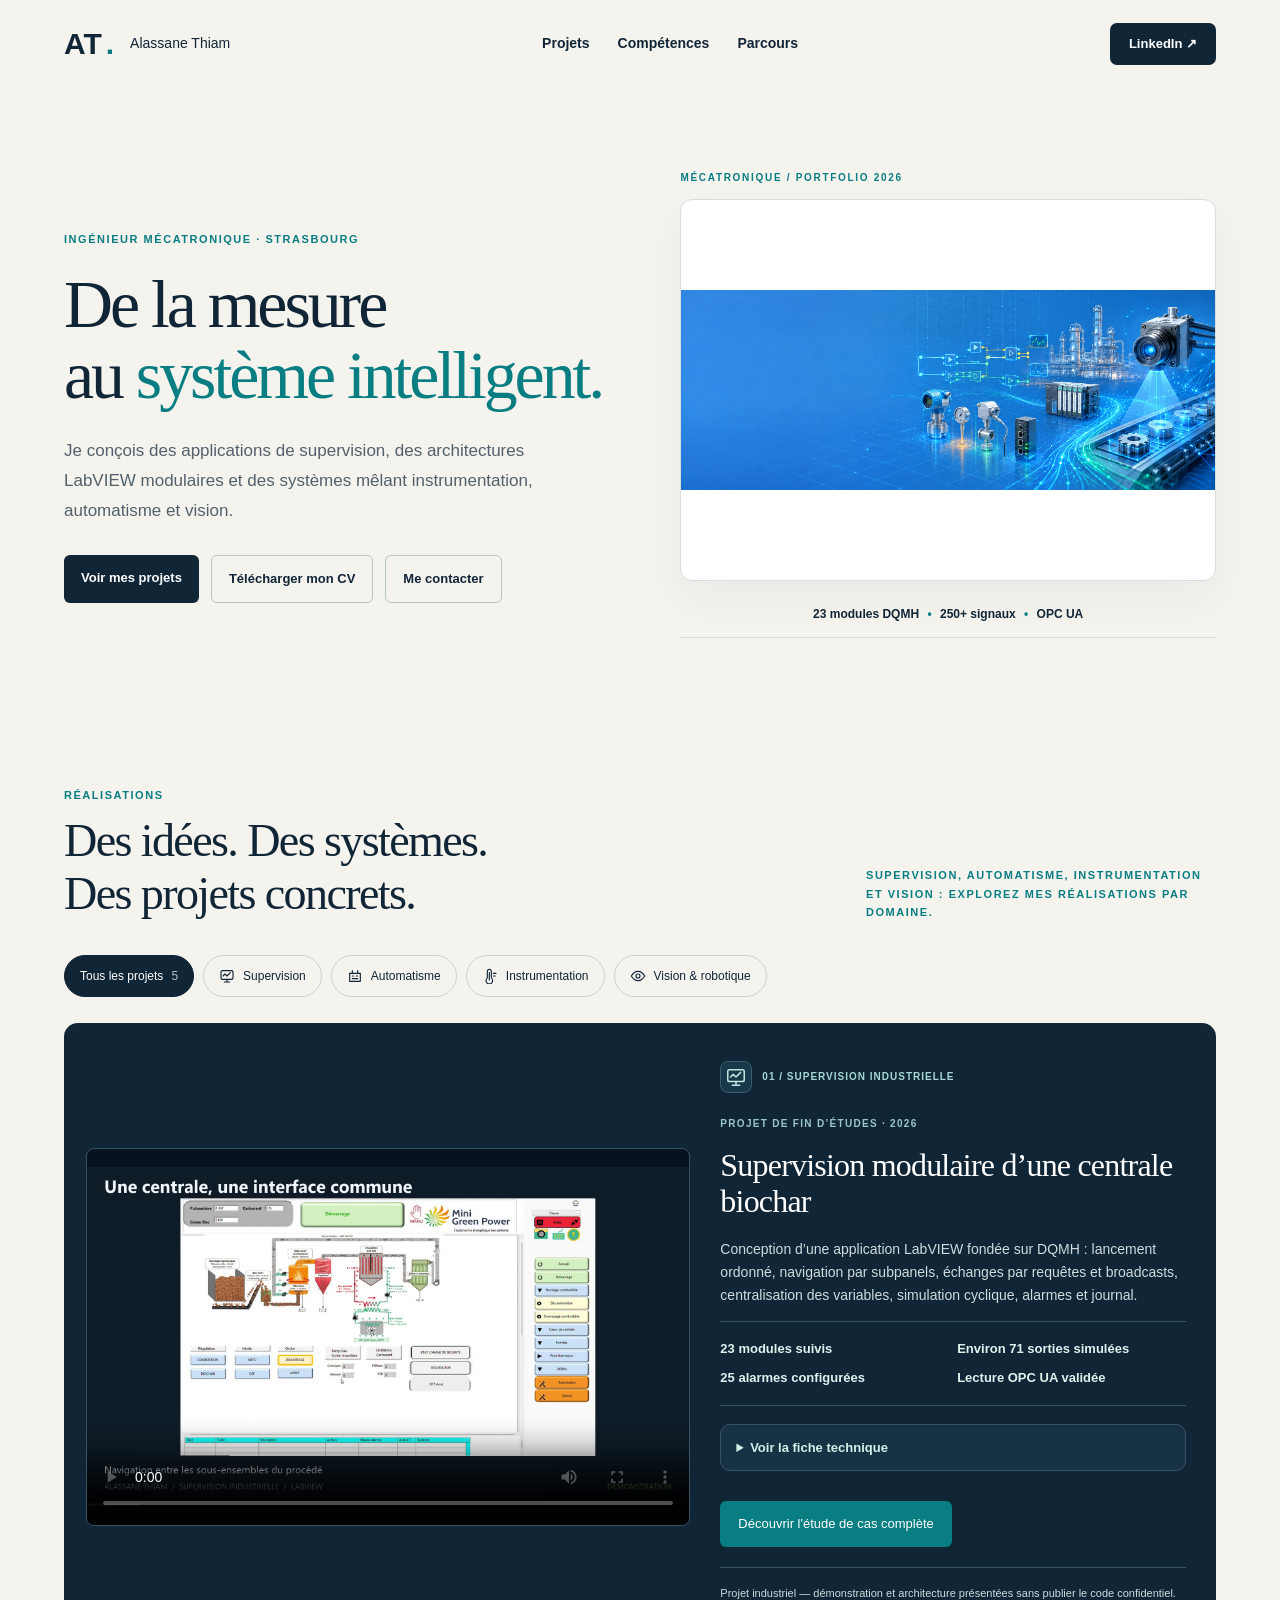
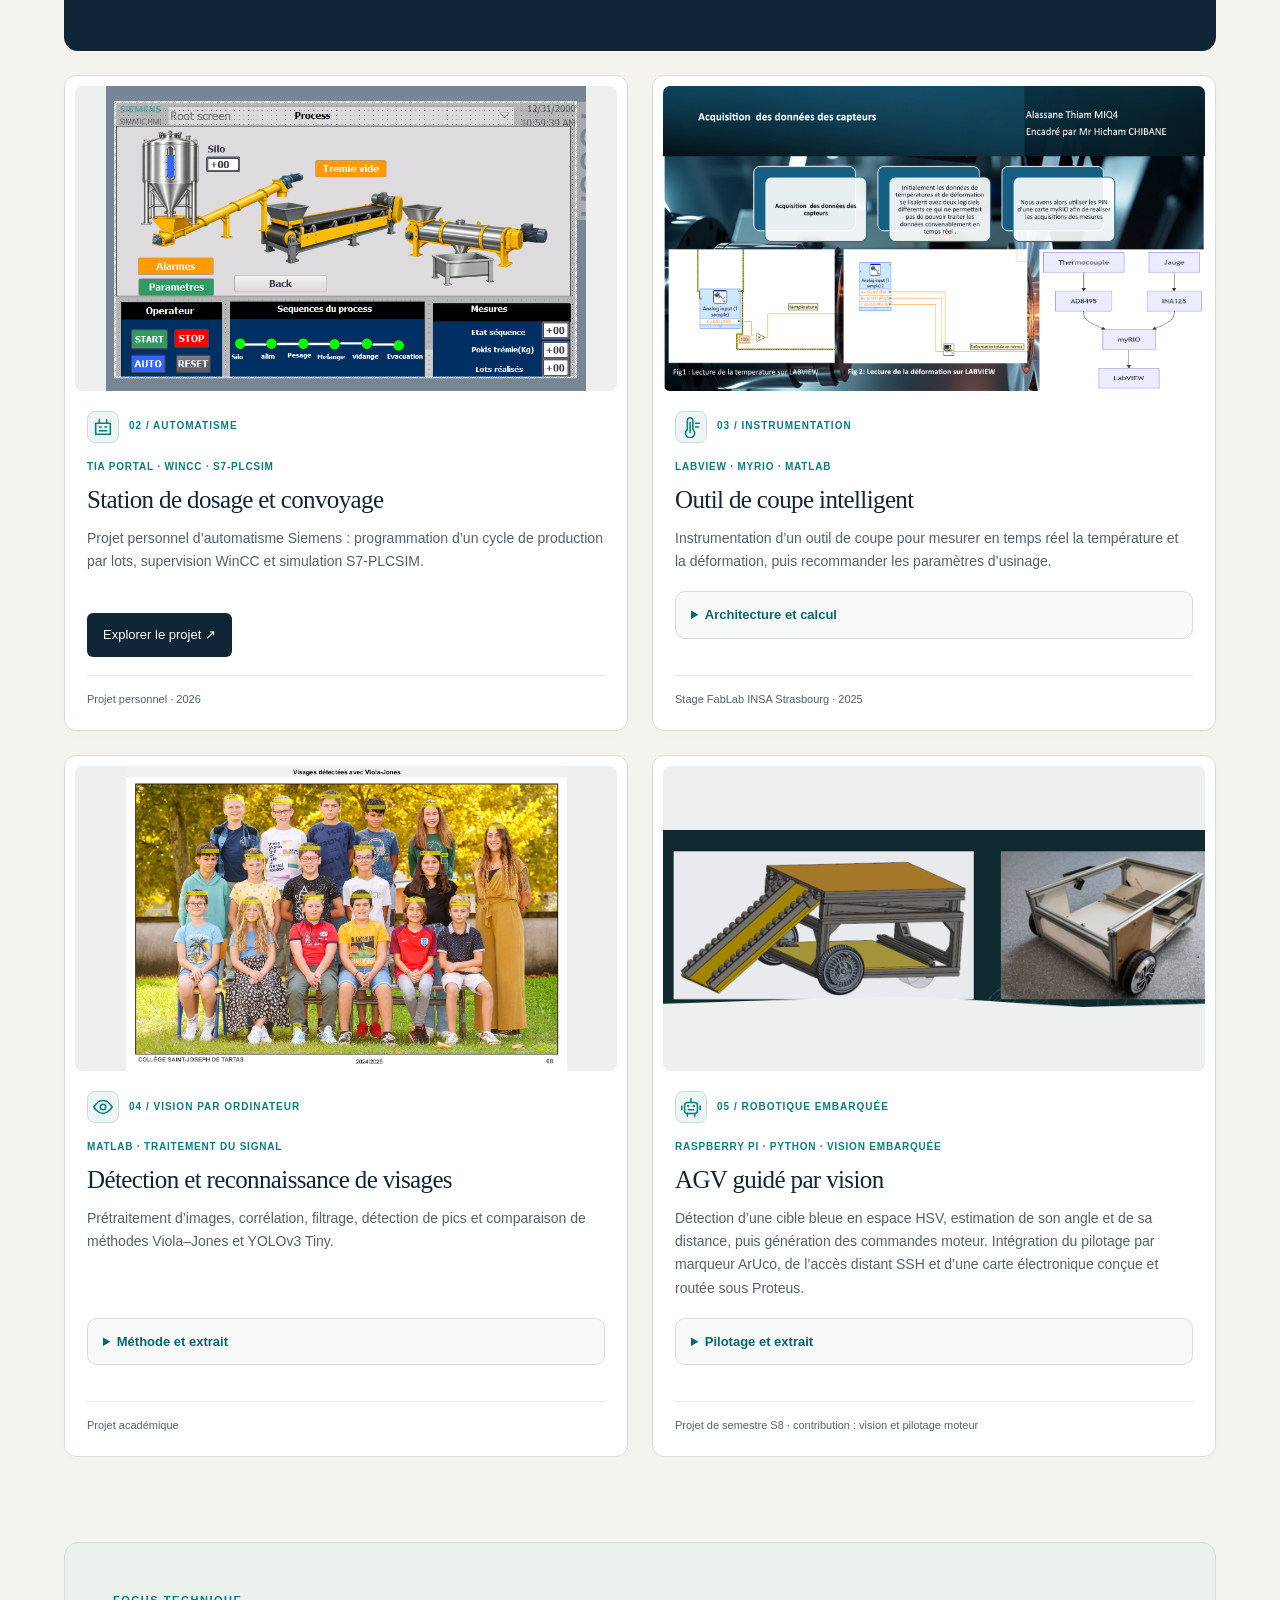
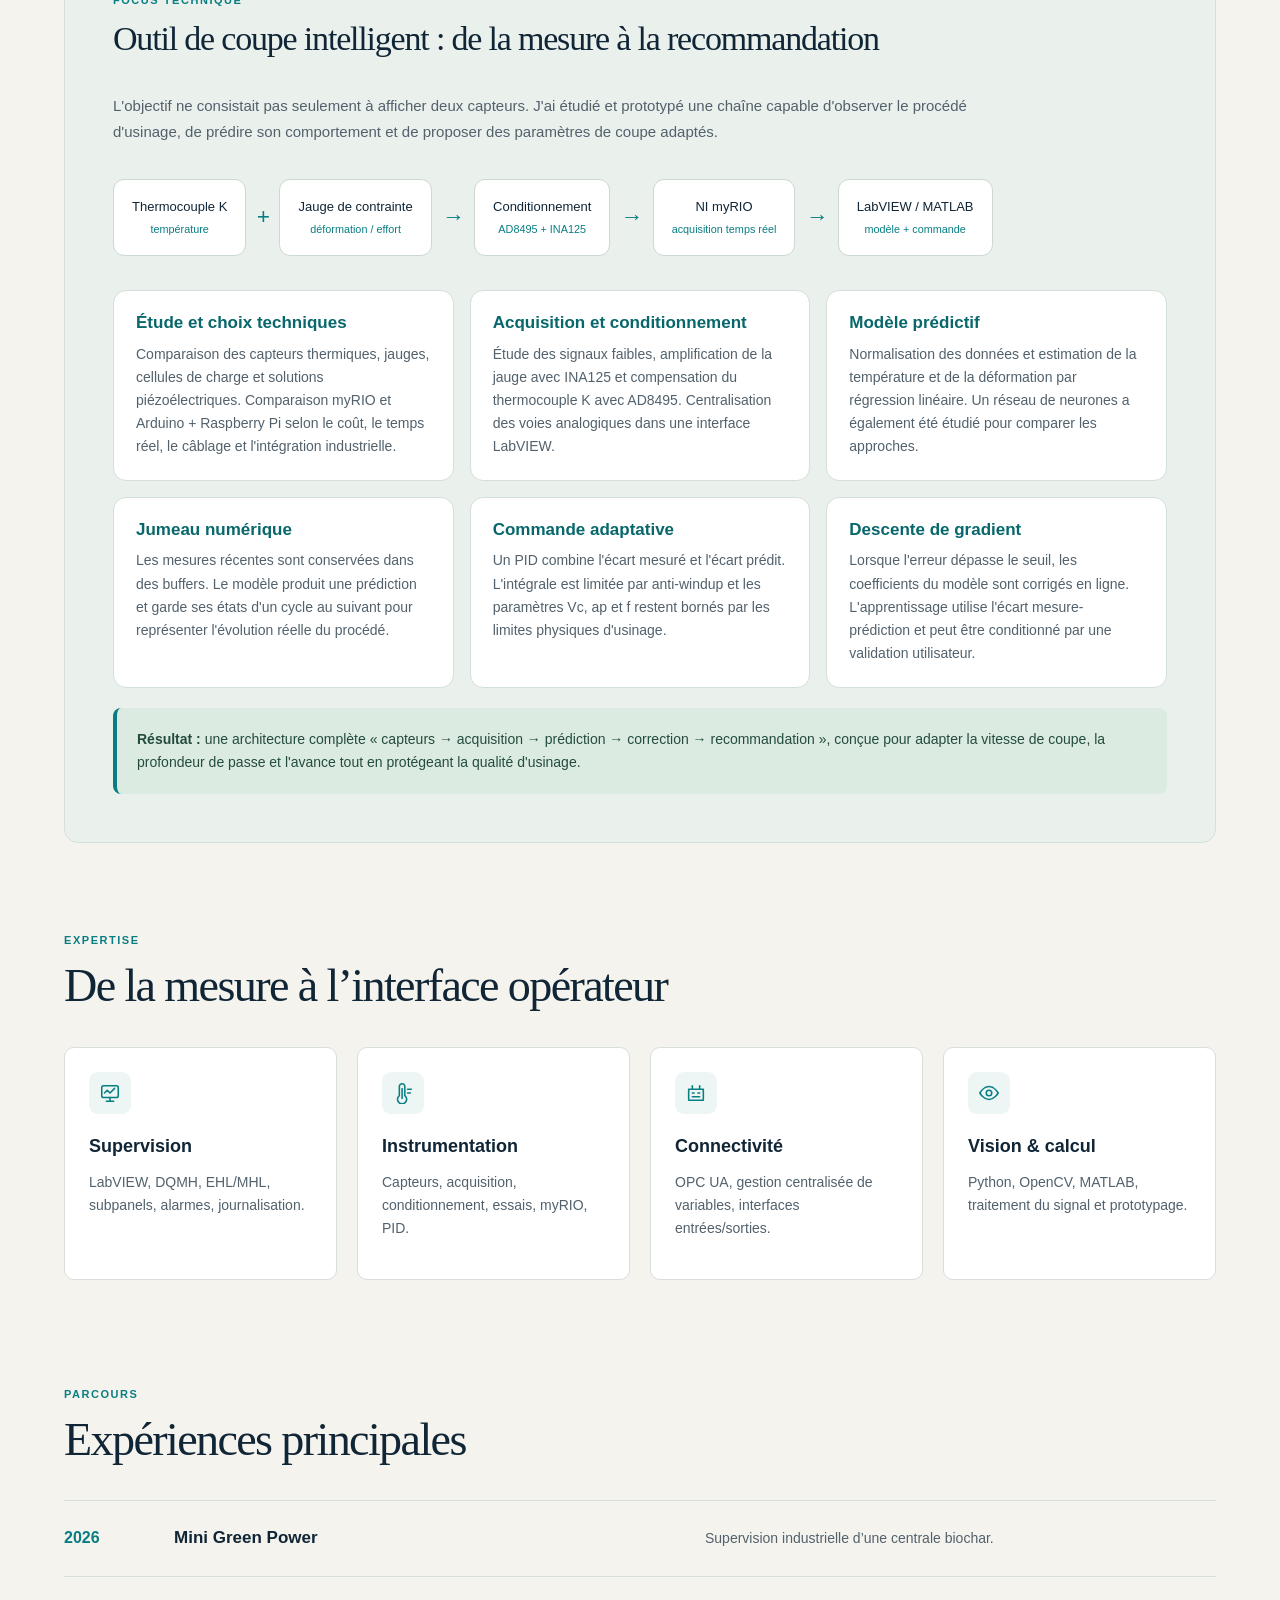
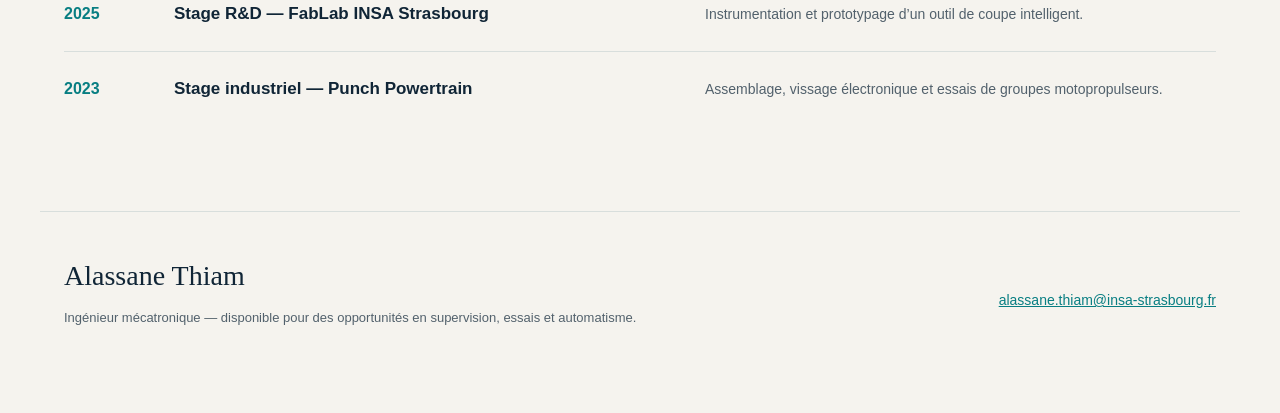
<file: index.html>
<!doctype html>
<html lang="fr">
<head>
  <meta charset="utf-8">
  <meta name="viewport" content="width=device-width, initial-scale=1">
  <meta name="description" content="Portfolio d'Alassane Thiam, ingénieur mécatronique spécialisé en LabVIEW, supervision industrielle, instrumentation et vision par ordinateur.">
  <meta property="og:type" content="website">
  <meta property="og:url" content="https://alou1947.github.io/portfolio-alassane-thiam/">
  <meta property="og:title" content="Alassane Thiam — Portfolio ingénieur mécatronique">
  <meta property="og:description" content="Supervision LabVIEW, instrumentation, automatisme, systèmes embarqués et vision par ordinateur.">
  <meta property="og:image" content="https://alou1947.github.io/portfolio-alassane-thiam/linkedin-banner.png">
  <meta name="twitter:card" content="summary_large_image">
  <title>Alassane Thiam — Ingénieur mécatronique</title>
  <link rel="stylesheet" href="style.css?v=20261005">
  <link rel="stylesheet" href="details.css?v=20261005">
</head>
<body class="portfolio">
  <header class="nav">
    <a class="brand" href="#accueil">AT<span>.</span><span class="brand-name">Alassane Thiam</span></a>
    <nav aria-label="Navigation principale">
      <a href="#projets">Projets</a><a href="#competences">Compétences</a><a href="#parcours">Parcours</a>
    </nav>
    <a class="contact" href="https://www.linkedin.com/in/alassane-thiam-b8282322a/">LinkedIn ↗</a>
  </header>

  <a class="skip-link" href="#projets">Aller aux projets</a><main>
    <section class="hero" id="accueil">
      <div class="hero-copy">
        <p class="eyebrow">Ingénieur mécatronique · Strasbourg</p>
        <h1>De la mesure<br>au <em>système intelligent.</em></h1>
        <p class="lead">Je conçois des applications de supervision, des architectures LabVIEW modulaires et des systèmes mêlant instrumentation, automatisme et vision.</p>
        <div class="actions"><a class="primary" href="#projets">Voir mes projets</a><a class="secondary" href="CV_Alassane_Thiam_ingenieur_INSA_ST.pdf" download>Télécharger mon CV</a><a class="secondary" href="mailto:alassane.thiam@insa-strasbourg.fr">Me contacter</a></div>
      </div>
      <div class="hero-visual"><span class="visual-caption">MÉCATRONIQUE / PORTFOLIO 2026</span><img src="linkedin-banner.png" alt="Instrumentation, supervision et vision industrielle"><div class="signal">23 modules DQMH <span>•</span> 250+ signaux <span>•</span> OPC UA</div></div>
    </section>

    <section class="projects" id="projets">
      <div class="section-title project-heading"><div><p>Réalisations</p><h2>Des idées. Des systèmes.<br>Des projets concrets.</h2></div><p class="section-intro">Supervision, automatisme, instrumentation et vision : explorez mes réalisations par domaine.</p></div><div class="project-filters" role="group" aria-label="Filtrer les projets par domaine" hidden><button type="button" data-filter="all" aria-pressed="true">Tous les projets <span>5</span></button><button type="button" data-filter="supervision" aria-pressed="false"><svg viewBox="0 0 24 24" fill="none" stroke="currentColor" stroke-width="1.7" stroke-linecap="round" stroke-linejoin="round" aria-hidden="true"><rect x="3" y="4" width="18" height="13" rx="2"/><path d="M8 21h8m-4-4v4M6 12l3-3 3 3 5-5"/></svg>Supervision</button><button type="button" data-filter="automation" aria-pressed="false"><svg viewBox="0 0 24 24" fill="none" stroke="currentColor" stroke-width="1.7" stroke-linecap="round" stroke-linejoin="round" aria-hidden="true"><path d="M4 8h16v12H4zM8 4v4m8-4v4M8 12h2m4 0h2M8 16h8"/></svg>Automatisme</button><button type="button" data-filter="instrumentation" aria-pressed="false"><svg viewBox="0 0 24 24" fill="none" stroke="currentColor" stroke-width="1.7" stroke-linecap="round" stroke-linejoin="round" aria-hidden="true"><path d="M14 14.8V5a3 3 0 0 0-6 0v9.8a5 5 0 1 0 6 0Z"/><path d="M11 7v11m6-10h4m-4 4h3"/></svg>Instrumentation</button><button type="button" data-filter="vision" aria-pressed="false"><svg viewBox="0 0 24 24" fill="none" stroke="currentColor" stroke-width="1.7" stroke-linecap="round" stroke-linejoin="round" aria-hidden="true"><path d="M2 12s4-7 10-7 10 7 10 7-4 7-10 7S2 12 2 12Z"/><circle cx="12" cy="12" r="3"/></svg>Vision & robotique</button></div><p class="filter-status sr-only" role="status" aria-live="polite"></p>
      <article class="project featured" data-category="supervision">
        
        <div class="project-image"><video controls preload="metadata" poster="supervision.jpg" playsinline aria-label="Démonstration de la supervision d'une centrale biochar sous LabVIEW"><source src="Supervision_Biochar_LinkedIn_FINAL.mp4" type="video/mp4">Votre navigateur ne permet pas de lire cette vidéo.</video></div>
        <div class="project-copy"><div class="project-domain"><span class="project-icon"><svg viewBox="0 0 24 24" fill="none" stroke="currentColor" stroke-width="1.7" stroke-linecap="round" stroke-linejoin="round" aria-hidden="true"><rect x="3" y="4" width="18" height="13" rx="2"/><path d="M8 21h8m-4-4v4M6 12l3-3 3 3 5-5"/></svg></span><span>01 / Supervision industrielle</span></div><span class="tag">Projet de fin d’études · 2026</span><h3>Supervision modulaire d’une centrale biochar</h3><p>Conception d’une application LabVIEW fondée sur DQMH : lancement ordonné, navigation par subpanels, échanges par requêtes et broadcasts, centralisation des variables, simulation cyclique, alarmes et journal.</p><ul><li>23 modules suivis</li><li>Environ 71 sorties simulées</li><li>25 alarmes configurées</li><li>Lecture OPC UA validée</li></ul><details><summary>Voir la fiche technique</summary><div class="detail-content"><h4>Ma contribution</h4><p>Conception manuelle des contrôles industriels, création des modules DQMH, des requêtes et broadcasts, intégration dans les subpanels et développement du Variable Manager, de la simulation et des alarmes.</p><h4>Chaîne fonctionnelle</h4><pre><code>Modules procédé → Variable Manager → Simulation<br>        ↑              ↓                 ↓<br>   commandes      valeurs globales   alarmes/journal</code></pre><h4>Validation</h4><p>Tests API des messages, scénarios marche/arrêt et manuel/automatique, contrôle des valeurs simulées et essai de lecture OPC UA sur serveur de simulation.</p></div></details><a class="primary project-link" href="projet-biochar.html">Découvrir l'étude de cas complète</a><p class="privacy">Projet industriel — démonstration et architecture présentées sans publier le code confidentiel.</p></div>
      </article>

      <div class="project-grid">
        <article class="card" data-category="automation"><div class="project-domain"><span class="project-icon"><svg viewBox="0 0 24 24" fill="none" stroke="currentColor" stroke-width="1.7" stroke-linecap="round" stroke-linejoin="round" aria-hidden="true"><path d="M4 8h16v12H4zM8 4v4m8-4v4M8 12h2m4 0h2M8 16h8"/></svg></span><span>02 / Automatisme</span></div>
  <div class="card-img">
    <a href="projet-station-dosage.html">
      <img
        src="station-dosage/wincc-process.png"
        alt="Station de dosage et convoyage supervisée sous WinCC"
        loading="lazy">
    </a>
  </div>

  <span class="tag">TIA Portal · WinCC · S7-PLCSIM</span>
  <h3>Station de dosage et convoyage</h3>

  <p>
    Projet personnel d’automatisme Siemens : programmation d’un cycle
    de production par lots, supervision WinCC et simulation S7-PLCSIM.
  </p>

  <a class="primary project-link"
     href="projet-station-dosage.html"
     >
    Explorer le projet ↗
  </a>

  <small>Projet personnel · 2026</small>
</article>
        <article class="card" data-category="instrumentation"><div class="project-domain"><span class="project-icon"><svg viewBox="0 0 24 24" fill="none" stroke="currentColor" stroke-width="1.7" stroke-linecap="round" stroke-linejoin="round" aria-hidden="true"><path d="M14 14.8V5a3 3 0 0 0-6 0v9.8a5 5 0 1 0 6 0Z"/><path d="M11 7v11m6-10h4m-4 4h3"/></svg></span><span>03 / Instrumentation</span></div><div class="card-img"><img loading="lazy" src="outil-coupe-acquisition.png" alt="Acquisition LabVIEW de la température et de la déformation de l’outil de coupe"></div><span class="tag">LabVIEW · myRIO · MATLAB</span><h3>Outil de coupe intelligent</h3><p>Instrumentation d’un outil de coupe pour mesurer en temps réel la température et la déformation, puis recommander les paramètres d’usinage.</p><details><summary>Architecture et calcul</summary><div class="detail-content"><p><strong>Acquisition :</strong> thermocouple avec AD8495 et jauge de déformation avec INA125. La carte myRIO centralise les signaux analogiques avant leur traitement sous LabVIEW.</p><p><strong>Traitement :</strong> validation des mesures, modèle prédictif, correction PID dans les limites physiques et mémorisation de l’historique pour améliorer l’estimation.</p><pre><code>// Extrait de la logique du modèle de force<br>F_pred = β0 + β1·Vc + β2·f + β3·ap<br>       + β4·rayon + β5·deformation;<br>erreur = F_consigne - F_pred;<br>parametres = PID(erreur, limites_physiques);</code></pre><p><strong>Résultats affichés :</strong> température, effort résultant, force prédite, profondeur de passe, avance et vitesse de coupe recommandée.</p></div></details><small>Stage FabLab INSA Strasbourg · 2025</small></article>
        <article class="card" data-category="vision"><div class="project-domain"><span class="project-icon"><svg viewBox="0 0 24 24" fill="none" stroke="currentColor" stroke-width="1.7" stroke-linecap="round" stroke-linejoin="round" aria-hidden="true"><path d="M2 12s4-7 10-7 10 7 10 7-4 7-10 7S2 12 2 12Z"/><circle cx="12" cy="12" r="3"/></svg></span><span>04 / Vision par ordinateur</span></div><div class="card-img"><img loading="lazy" src="vision.png" alt="Détection de visage par Viola-Jones"></div><span class="tag">MATLAB · Traitement du signal</span><h3>Détection et reconnaissance de visages</h3><p>Prétraitement d’images, corrélation, filtrage, détection de pics et comparaison de méthodes Viola–Jones et YOLOv3 Tiny.</p><details><summary>Méthode et extrait</summary><div class="detail-content"><p>Normalisation des images, extraction des zones utiles, comparaison par corrélation puis évaluation face aux détecteurs Viola–Jones et YOLOv3 Tiny.</p><pre><code>I = im2gray(I);<br>I = imresize(I, tailleReference);<br>score = max(normxcorr2(modele, I), [], "all");<br>reconnu = score &gt; seuil;</code></pre></div></details><small>Projet académique</small></article>
        <article class="card agv" data-category="vision"><div class="project-domain"><span class="project-icon"><svg viewBox="0 0 24 24" fill="none" stroke="currentColor" stroke-width="1.7" stroke-linecap="round" stroke-linejoin="round" aria-hidden="true"><rect x="5" y="7" width="14" height="12" rx="3"/><path d="M12 3v4M2 11v4m20-4v4M8 22v-3m8 3v-3M9 15h6"/><circle cx="9" cy="11" r=".5"/><circle cx="15" cy="11" r=".5"/></svg></span><span>05 / Robotique embarquée</span></div><div class="card-img"><img loading="lazy" src="agv-cao-prototype.png" alt="CAO et prototype réel du robot AGV"></div><span class="tag">Raspberry Pi · Python · Vision embarquée</span><h3>AGV guidé par vision</h3><p>Détection d’une cible bleue en espace HSV, estimation de son angle et de sa distance, puis génération des commandes moteur. Intégration du pilotage par marqueur ArUco, de l’accès distant SSH et d’une carte électronique conçue et routée sous Proteus.</p><details><summary>Pilotage et extrait</summary><div class="detail-content"><p>La Pi Camera fournit l’image. Le traitement HSV localise la cible ; son décalage horizontal produit la consigne différentielle des moteurs.</p><pre><code>hsv = cv2.cvtColor(frame, cv2.COLOR_BGR2HSV)<br>mask = cv2.inRange(hsv, bleu_min, bleu_max)<br>erreur = centre_cible - largeur / 2<br>moteur_g = vitesse - Kp * erreur<br>moteur_d = vitesse + Kp * erreur</code></pre></div></details><small>Projet de semestre S8 · contribution : vision et pilotage moteur</small></article>
      </div>
    </section>

    <section class="tool-focus" id="outil-coupe">
      <div class="section-title"><p>FOCUS TECHNIQUE</p><h2>Outil de coupe intelligent : de la mesure à la recommandation</h2></div>
      <p class="focus-lead">L'objectif ne consistait pas seulement à afficher deux capteurs. J'ai étudié et prototypé une chaîne capable d'observer le procédé d'usinage, de prédire son comportement et de proposer des paramètres de coupe adaptés.</p>
      <div class="tool-pipeline"><span>Thermocouple K<br><small>température</small></span><i>+</i><span>Jauge de contrainte<br><small>déformation / effort</small></span><i>→</i><span>Conditionnement<br><small>AD8495 + INA125</small></span><i>→</i><span>NI myRIO<br><small>acquisition temps réel</small></span><i>→</i><span>LabVIEW / MATLAB<br><small>modèle + commande</small></span></div>
      <div class="tool-grid">
        <article><h3>Étude et choix techniques</h3><p>Comparaison des capteurs thermiques, jauges, cellules de charge et solutions piézoélectriques. Comparaison myRIO et Arduino + Raspberry Pi selon le coût, le temps réel, le câblage et l'intégration industrielle.</p></article>
        <article><h3>Acquisition et conditionnement</h3><p>Étude des signaux faibles, amplification de la jauge avec INA125 et compensation du thermocouple K avec AD8495. Centralisation des voies analogiques dans une interface LabVIEW.</p></article>
        <article><h3>Modèle prédictif</h3><p>Normalisation des données et estimation de la température et de la déformation par régression linéaire. Un réseau de neurones a également été étudié pour comparer les approches.</p></article>
        <article><h3>Jumeau numérique</h3><p>Les mesures récentes sont conservées dans des buffers. Le modèle produit une prédiction et garde ses états d'un cycle au suivant pour représenter l'évolution réelle du procédé.</p></article>
        <article><h3>Commande adaptative</h3><p>Un PID combine l'écart mesuré et l'écart prédit. L'intégrale est limitée par anti-windup et les paramètres Vc, ap et f restent bornés par les limites physiques d'usinage.</p></article>
        <article><h3>Descente de gradient</h3><p>Lorsque l'erreur dépasse le seuil, les coefficients du modèle sont corrigés en ligne. L'apprentissage utilise l'écart mesure-prédiction et peut être conditionné par une validation utilisateur.</p></article>
      </div>
      <div class="tool-result"><strong>Résultat :</strong> une architecture complète « capteurs → acquisition → prédiction → correction → recommandation », conçue pour adapter la vitesse de coupe, la profondeur de passe et l'avance tout en protégeant la qualité d'usinage.</div>
    </section>

    <section class="skills" id="competences">
      <div class="section-title"><p>Expertise</p><h2>De la mesure à l’interface opérateur</h2></div>
      <div class="skills-grid">
        <div><span class="skill-icon"><svg viewBox="0 0 24 24" fill="none" stroke="currentColor" stroke-width="1.7" stroke-linecap="round" stroke-linejoin="round" aria-hidden="true"><rect x="3" y="4" width="18" height="13" rx="2"/><path d="M8 21h8m-4-4v4M6 12l3-3 3 3 5-5"/></svg></span><h3>Supervision</h3><p>LabVIEW, DQMH, EHL/MHL, subpanels, alarmes, journalisation.</p></div>
        <div><span class="skill-icon"><svg viewBox="0 0 24 24" fill="none" stroke="currentColor" stroke-width="1.7" stroke-linecap="round" stroke-linejoin="round" aria-hidden="true"><path d="M14 14.8V5a3 3 0 0 0-6 0v9.8a5 5 0 1 0 6 0Z"/><path d="M11 7v11m6-10h4m-4 4h3"/></svg></span><h3>Instrumentation</h3><p>Capteurs, acquisition, conditionnement, essais, myRIO, PID.</p></div>
        <div><span class="skill-icon"><svg viewBox="0 0 24 24" fill="none" stroke="currentColor" stroke-width="1.7" stroke-linecap="round" stroke-linejoin="round" aria-hidden="true"><path d="M4 8h16v12H4zM8 4v4m8-4v4M8 12h2m4 0h2M8 16h8"/></svg></span><h3>Connectivité</h3><p>OPC UA, gestion centralisée de variables, interfaces entrées/sorties.</p></div>
        <div><span class="skill-icon"><svg viewBox="0 0 24 24" fill="none" stroke="currentColor" stroke-width="1.7" stroke-linecap="round" stroke-linejoin="round" aria-hidden="true"><path d="M2 12s4-7 10-7 10 7 10 7-4 7-10 7S2 12 2 12Z"/><circle cx="12" cy="12" r="3"/></svg></span><h3>Vision & calcul</h3><p>Python, OpenCV, MATLAB, traitement du signal et prototypage.</p></div>
      </div>
    </section>

    <section class="timeline" id="parcours">
      <div class="section-title"><p>Parcours</p><h2>Expériences principales</h2></div>
      <div class="timeline-list">
        <div><time>2026</time><h3> Mini Green Power</h3><p>Supervision industrielle d’une centrale biochar.</p></div>
        <div><time>2025</time><h3>Stage R&D — FabLab INSA Strasbourg</h3><p>Instrumentation et prototypage d’un outil de coupe intelligent.</p></div>
        <div><time>2023</time><h3>Stage industriel — Punch Powertrain</h3><p>Assemblage, vissage électronique et essais de groupes motopropulseurs.</p></div>
      </div>
    </section>
  </main>

  <footer><div><strong>Alassane Thiam</strong><p>Ingénieur mécatronique — disponible pour des opportunités en supervision, essais et automatisme.</p></div><a href="mailto:alassane.thiam@insa-strasbourg.fr">alassane.thiam@insa-strasbourg.fr</a></footer>
<script>
(() => {
  const filters = document.querySelector('.project-filters');
  const projects = [...document.querySelectorAll('[data-category]')];
  const grid = document.querySelector('.project-grid');
  const status = document.querySelector('.filter-status');
  filters.hidden = false;
  filters.addEventListener('click', event => {
    const button = event.target.closest('button[data-filter]');
    if (!button) return;
    const filter = button.dataset.filter;
    filters.querySelectorAll('button').forEach(item => item.setAttribute('aria-pressed', String(item === button)));
    projects.forEach(project => { project.hidden = filter !== 'all' && project.dataset.category !== filter; });
    grid.hidden = ![...grid.children].some(project => !project.hidden);
    const count = projects.filter(project => !project.hidden).length;
    status.textContent = count + (count > 1 ? ' projets affichés' : ' projet affiché');
  });
})();
</script>
</body>
</html>
</file>
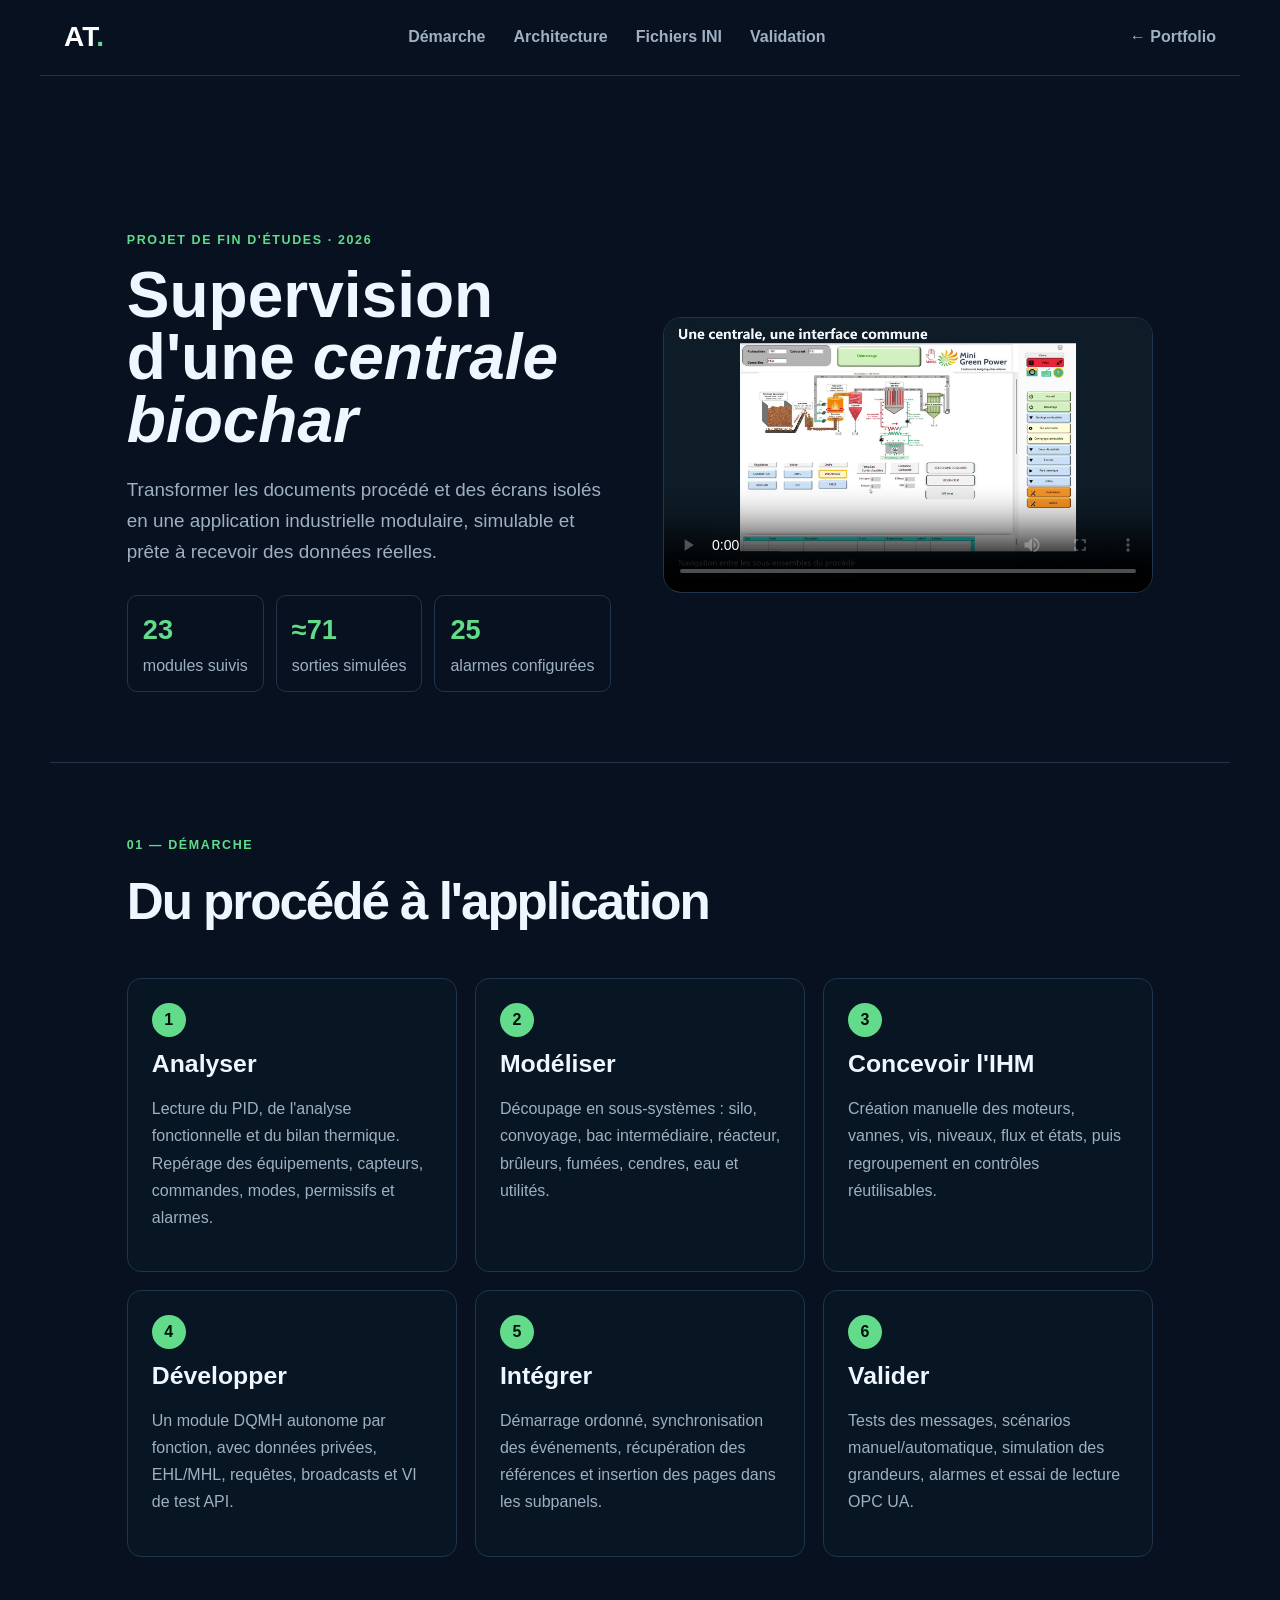
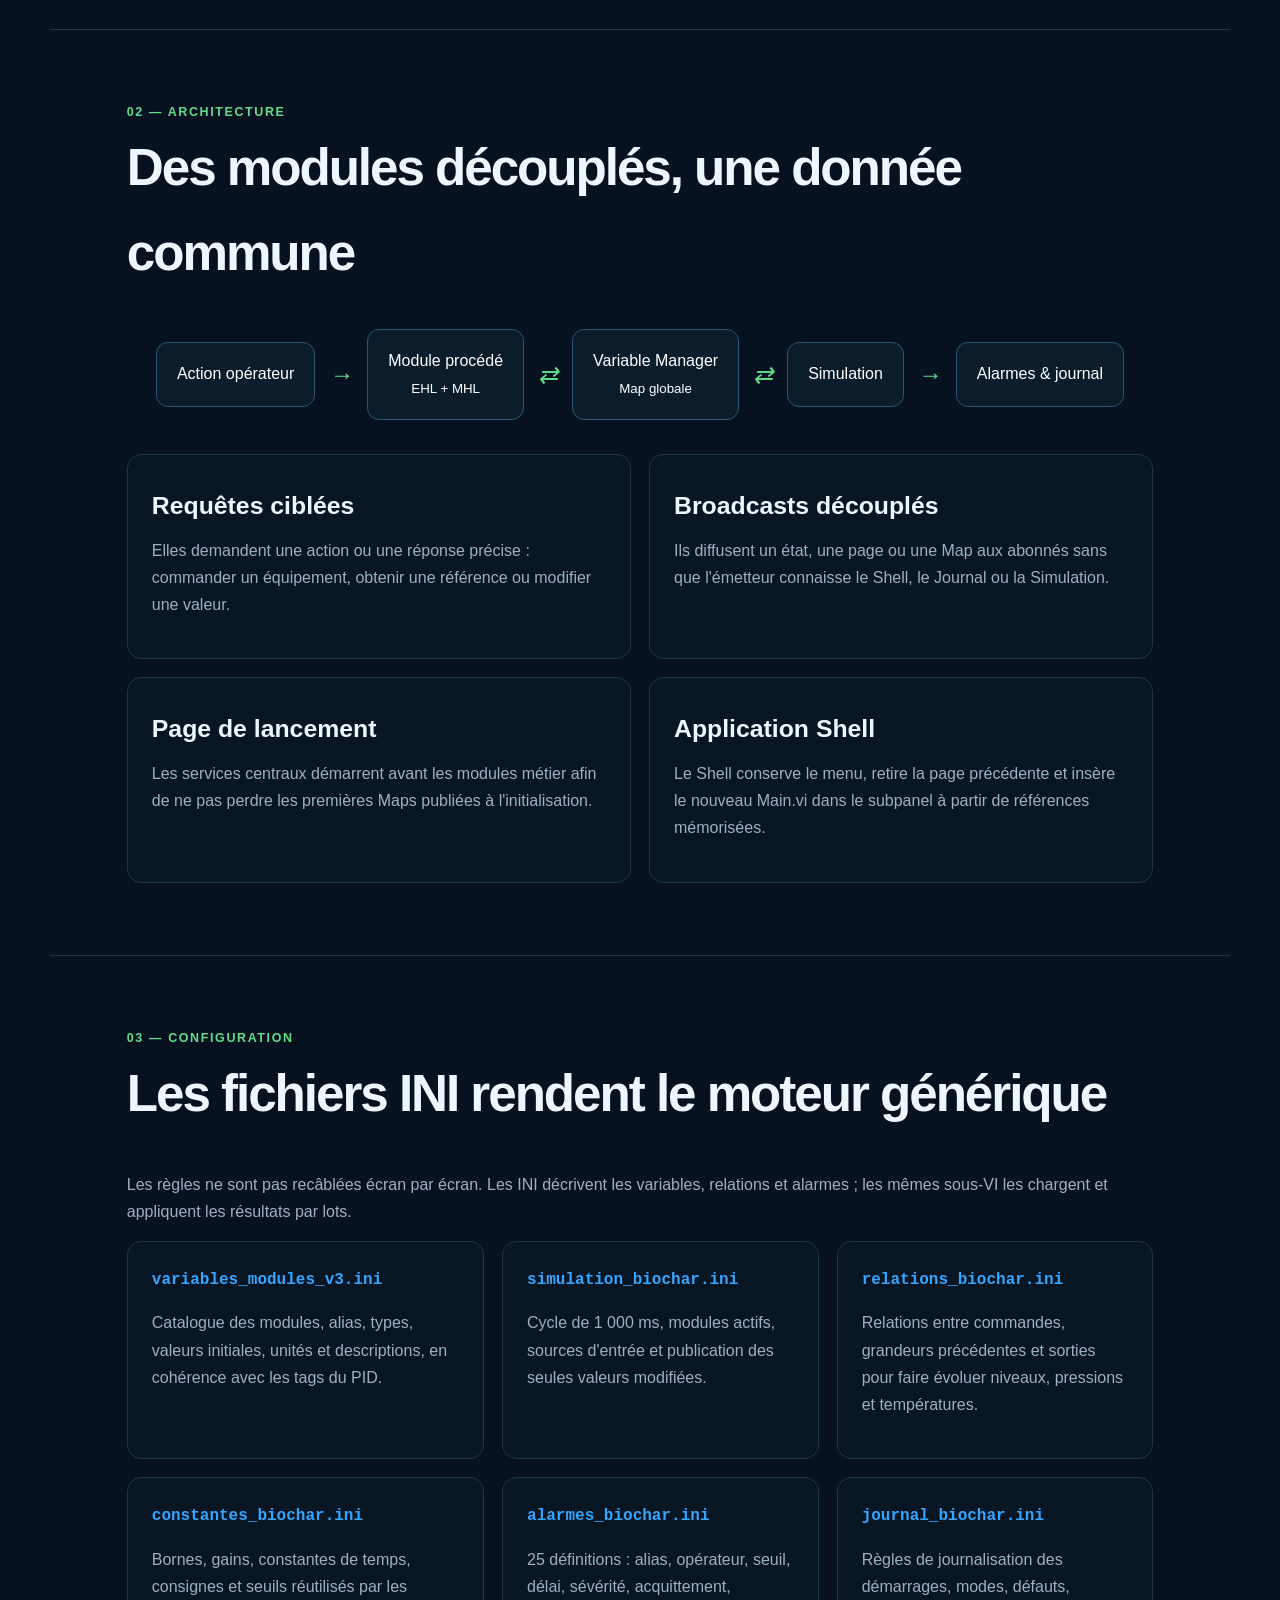
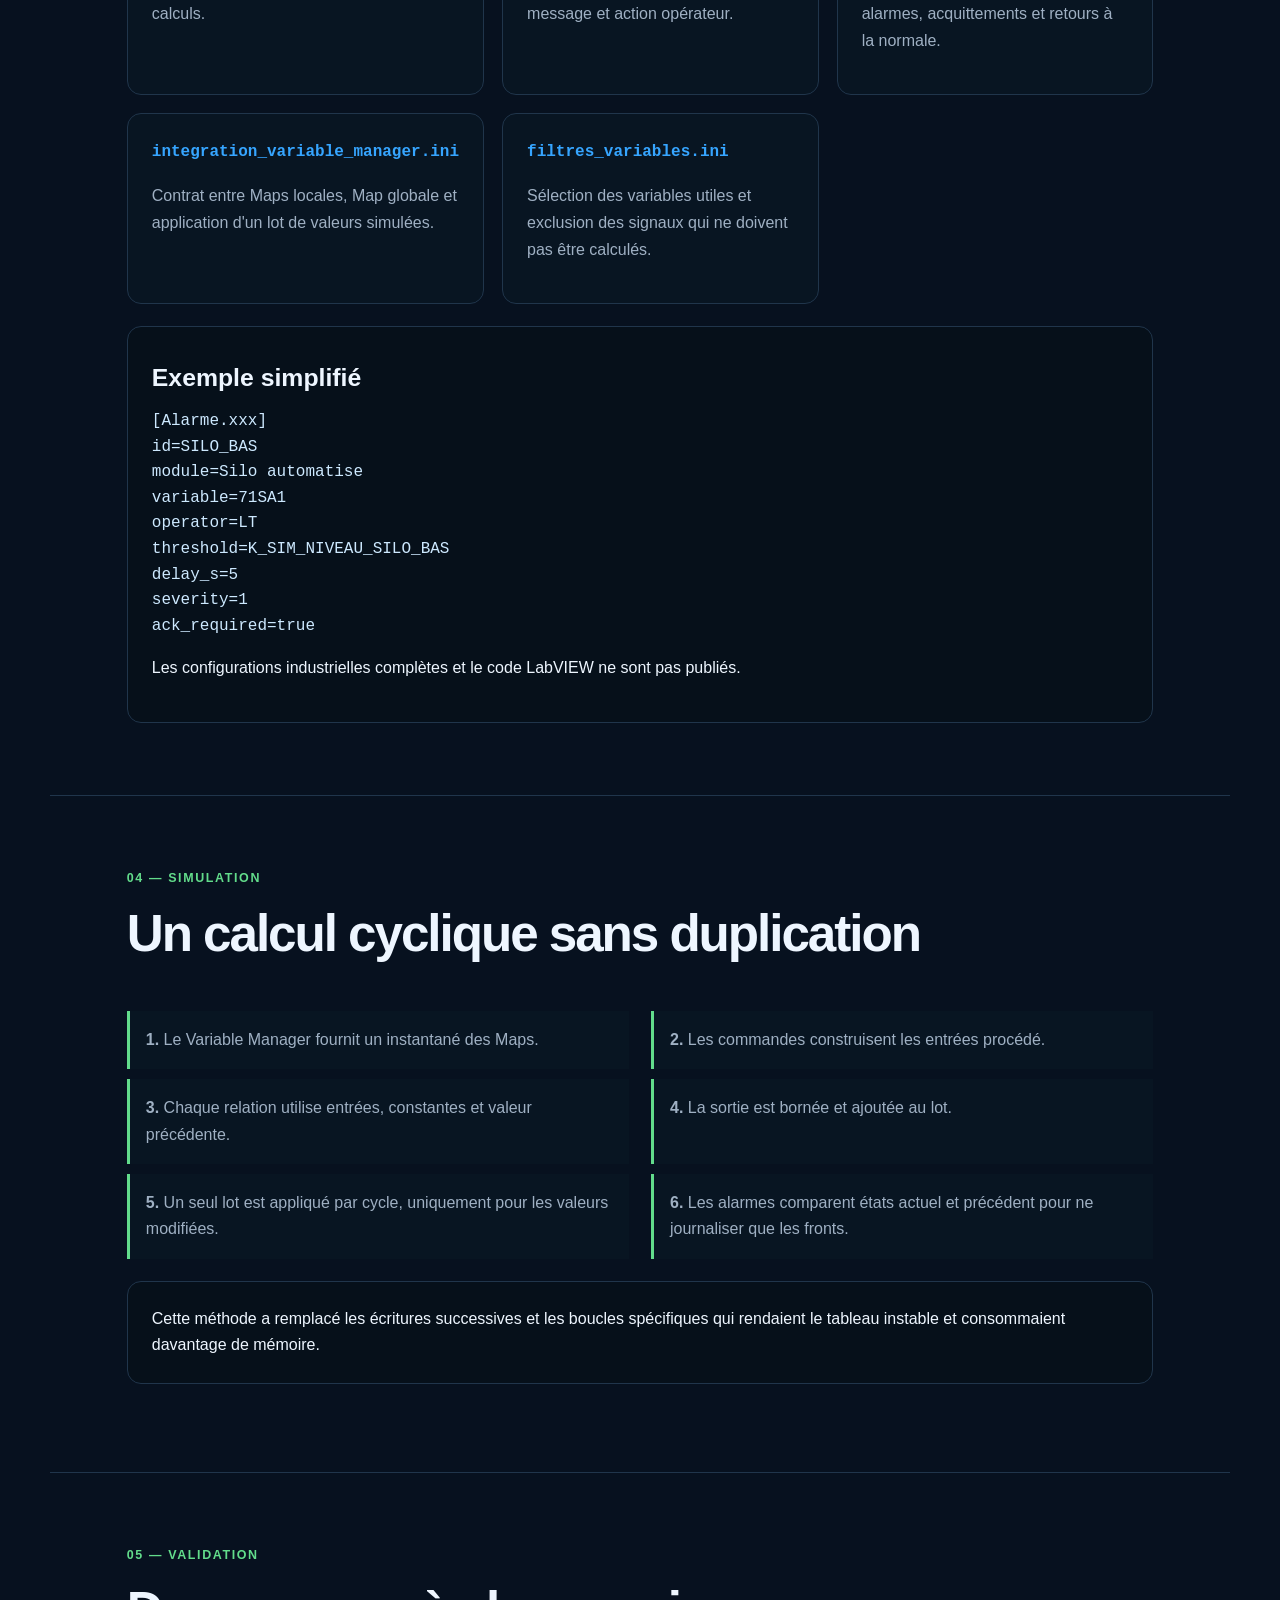
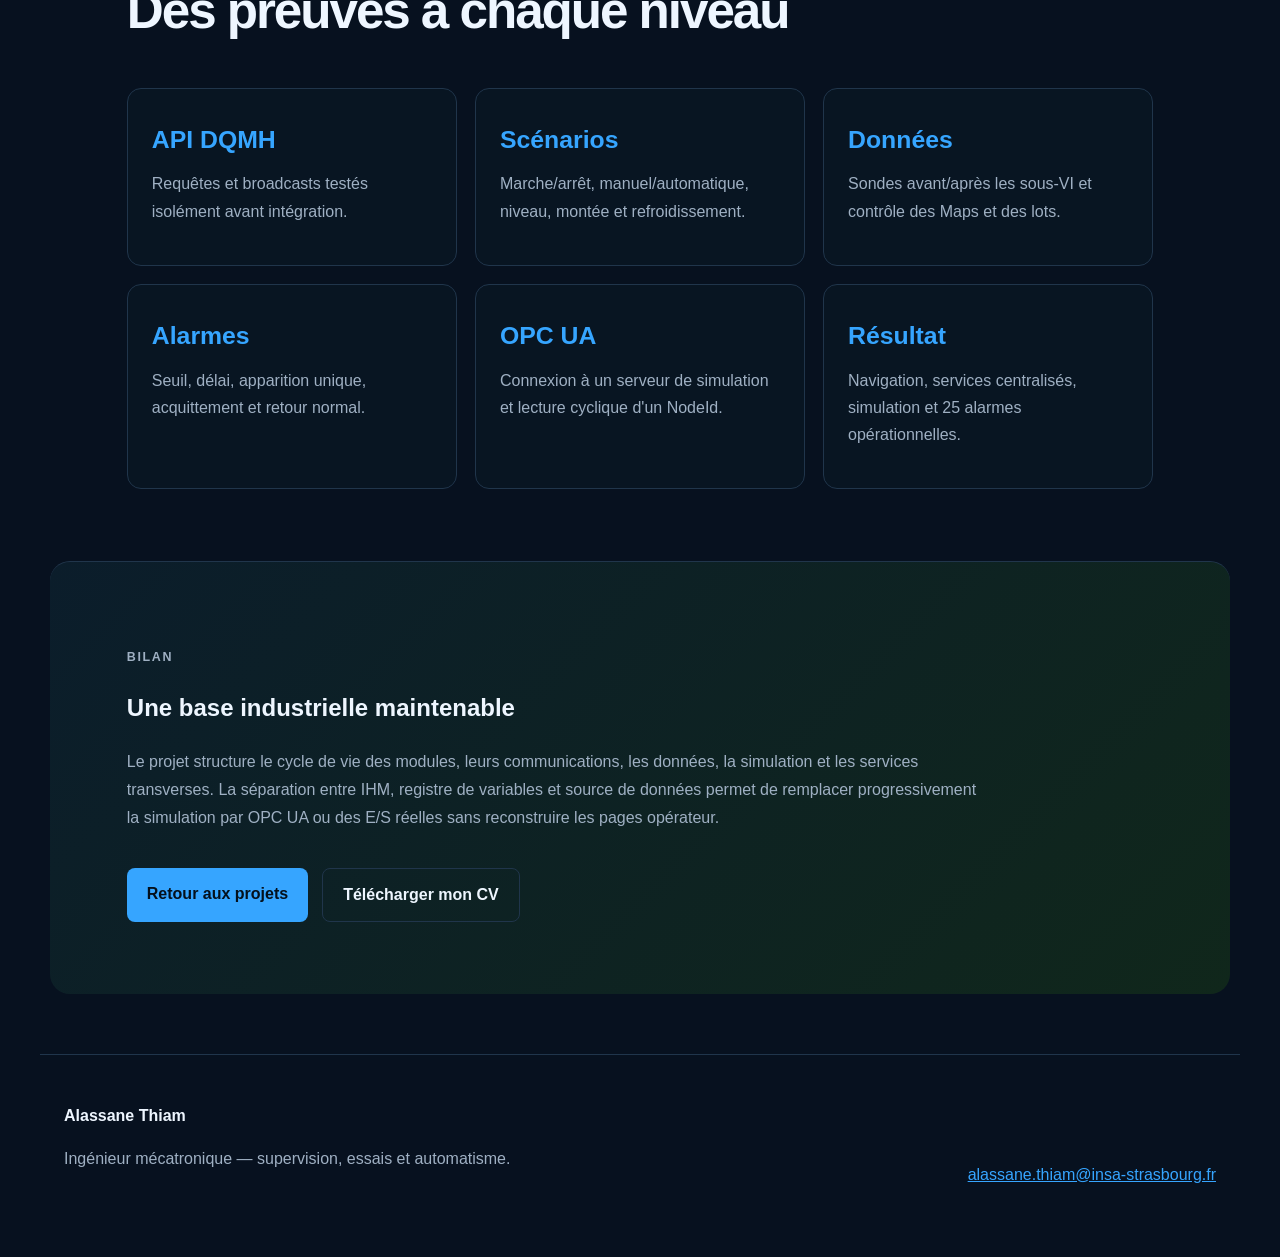
<file: projet-biochar.html>
<!doctype html>
<html lang="fr"><head><meta charset="utf-8"><meta name="viewport" content="width=device-width,initial-scale=1"><meta name="description" content="Étude de cas : supervision LabVIEW DQMH d'une centrale biochar."><title>Centrale biochar — Alassane Thiam</title><link rel="stylesheet" href="style.css"><link rel="stylesheet" href="details.css?v=20260912-fix2"></head>
<body class="case-study"><header class="nav"><a class="brand" href="index.html">AT<span>.</span></a><nav><a href="#demarche">Démarche</a><a href="#architecture">Architecture</a><a href="#configuration">Fichiers INI</a><a href="#validation">Validation</a></nav><a class="contact" href="index.html#projets">← Portfolio</a></header><main>
<section class="case-hero"><div><p class="eyebrow">Projet de fin d'études · 2026</p><h1>Supervision d'une <em>centrale biochar</em></h1><p class="lead">Transformer les documents procédé et des écrans isolés en une application industrielle modulaire, simulable et prête à recevoir des données réelles.</p><div class="case-metrics"><span><strong>23</strong>modules suivis</span><span><strong>≈71</strong>sorties simulées</span><span><strong>25</strong>alarmes configurées</span></div></div><video controls preload="metadata" poster="supervision.jpg" playsinline><source src="Supervision_Biochar_LinkedIn_FINAL.mp4" type="video/mp4"></video></section>
<section class="case-section" id="demarche"><div class="section-title"><p>01 — Démarche</p><h2>Du procédé à l'application</h2></div><div class="step-grid">
<article><b>1</b><h3>Analyser</h3><p>Lecture du PID, de l'analyse fonctionnelle et du bilan thermique. Repérage des équipements, capteurs, commandes, modes, permissifs et alarmes.</p></article>
<article><b>2</b><h3>Modéliser</h3><p>Découpage en sous-systèmes : silo, convoyage, bac intermédiaire, réacteur, brûleurs, fumées, cendres, eau et utilités.</p></article>
<article><b>3</b><h3>Concevoir l'IHM</h3><p>Création manuelle des moteurs, vannes, vis, niveaux, flux et états, puis regroupement en contrôles réutilisables.</p></article>
<article><b>4</b><h3>Développer</h3><p>Un module DQMH autonome par fonction, avec données privées, EHL/MHL, requêtes, broadcasts et VI de test API.</p></article>
<article><b>5</b><h3>Intégrer</h3><p>Démarrage ordonné, synchronisation des événements, récupération des références et insertion des pages dans les subpanels.</p></article>
<article><b>6</b><h3>Valider</h3><p>Tests des messages, scénarios manuel/automatique, simulation des grandeurs, alarmes et essai de lecture OPC UA.</p></article>
</div></section>
<section class="case-section" id="architecture"><div class="section-title"><p>02 — Architecture</p><h2>Des modules découplés, une donnée commune</h2></div><div class="flow"><span>Action opérateur</span><i>→</i><span>Module procédé<br><small>EHL + MHL</small></span><i>⇄</i><span>Variable Manager<br><small>Map globale</small></span><i>⇄</i><span>Simulation</span><i>→</i><span>Alarmes & journal</span></div><div class="two-col"><article><h3>Requêtes ciblées</h3><p>Elles demandent une action ou une réponse précise : commander un équipement, obtenir une référence ou modifier une valeur.</p></article><article><h3>Broadcasts découplés</h3><p>Ils diffusent un état, une page ou une Map aux abonnés sans que l'émetteur connaisse le Shell, le Journal ou la Simulation.</p></article><article><h3>Page de lancement</h3><p>Les services centraux démarrent avant les modules métier afin de ne pas perdre les premières Maps publiées à l'initialisation.</p></article><article><h3>Application Shell</h3><p>Le Shell conserve le menu, retire la page précédente et insère le nouveau Main.vi dans le subpanel à partir de références mémorisées.</p></article></div></section>
<section class="case-section" id="configuration"><div class="section-title"><p>03 — Configuration</p><h2>Les fichiers INI rendent le moteur générique</h2></div><p class="intro">Les règles ne sont pas recâblées écran par écran. Les INI décrivent les variables, relations et alarmes ; les mêmes sous-VI les chargent et appliquent les résultats par lots.</p><div class="ini-grid">
<article><code>variables_modules_v3.ini</code><p>Catalogue des modules, alias, types, valeurs initiales, unités et descriptions, en cohérence avec les tags du PID.</p></article>
<article><code>simulation_biochar.ini</code><p>Cycle de 1 000 ms, modules actifs, sources d'entrée et publication des seules valeurs modifiées.</p></article>
<article><code>relations_biochar.ini</code><p>Relations entre commandes, grandeurs précédentes et sorties pour faire évoluer niveaux, pressions et températures.</p></article>
<article><code>constantes_biochar.ini</code><p>Bornes, gains, constantes de temps, consignes et seuils réutilisés par les calculs.</p></article>
<article><code>alarmes_biochar.ini</code><p>25 définitions : alias, opérateur, seuil, délai, sévérité, acquittement, message et action opérateur.</p></article>
<article><code>journal_biochar.ini</code><p>Règles de journalisation des démarrages, modes, défauts, alarmes, acquittements et retours à la normale.</p></article>
<article><code>integration_variable_manager.ini</code><p>Contrat entre Maps locales, Map globale et application d'un lot de valeurs simulées.</p></article>
<article><code>filtres_variables.ini</code><p>Sélection des variables utiles et exclusion des signaux qui ne doivent pas être calculés.</p></article>
</div><div class="code-sample"><h3>Exemple simplifié</h3><pre><code>[Alarme.xxx]
id=SILO_BAS
module=Silo automatise
variable=71SA1
operator=LT
threshold=K_SIM_NIVEAU_SILO_BAS
delay_s=5
severity=1
ack_required=true</code></pre><p>Les configurations industrielles complètes et le code LabVIEW ne sont pas publiés.</p></div></section>
<section class="case-section"><div class="section-title"><p>04 — Simulation</p><h2>Un calcul cyclique sans duplication</h2></div><div class="logic-list"><p><strong>1.</strong> Le Variable Manager fournit un instantané des Maps.</p><p><strong>2.</strong> Les commandes construisent les entrées procédé.</p><p><strong>3.</strong> Chaque relation utilise entrées, constantes et valeur précédente.</p><p><strong>4.</strong> La sortie est bornée et ajoutée au lot.</p><p><strong>5.</strong> Un seul lot est appliqué par cycle, uniquement pour les valeurs modifiées.</p><p><strong>6.</strong> Les alarmes comparent états actuel et précédent pour ne journaliser que les fronts.</p></div><p class="callout">Cette méthode a remplacé les écritures successives et les boucles spécifiques qui rendaient le tableau instable et consommaient davantage de mémoire.</p></section>
<section class="case-section" id="validation"><div class="section-title"><p>05 — Validation</p><h2>Des preuves à chaque niveau</h2></div><div class="validation-grid"><article><h3>API DQMH</h3><p>Requêtes et broadcasts testés isolément avant intégration.</p></article><article><h3>Scénarios</h3><p>Marche/arrêt, manuel/automatique, niveau, montée et refroidissement.</p></article><article><h3>Données</h3><p>Sondes avant/après les sous-VI et contrôle des Maps et des lots.</p></article><article><h3>Alarmes</h3><p>Seuil, délai, apparition unique, acquittement et retour normal.</p></article><article><h3>OPC UA</h3><p>Connexion à un serveur de simulation et lecture cyclique d'un NodeId.</p></article><article><h3>Résultat</h3><p>Navigation, services centralisés, simulation et 25 alarmes opérationnelles.</p></article></div></section>
<section class="case-section conclusion"><p class="eyebrow">Bilan</p><h2>Une base industrielle maintenable</h2><p>Le projet structure le cycle de vie des modules, leurs communications, les données, la simulation et les services transverses. La séparation entre IHM, registre de variables et source de données permet de remplacer progressivement la simulation par OPC UA ou des E/S réelles sans reconstruire les pages opérateur.</p><div class="actions"><a class="primary" href="index.html#projets">Retour aux projets</a><a class="secondary" href="CV_Alassane_Thiam_Mecatronique.pdf" download>Télécharger mon CV</a></div></section>
</main><footer><div><strong>Alassane Thiam</strong><p>Ingénieur mécatronique — supervision, essais et automatisme.</p></div><a href="mailto:alassane.thiam@insa-strasbourg.fr">alassane.thiam@insa-strasbourg.fr</a></footer></body></html>
</file>
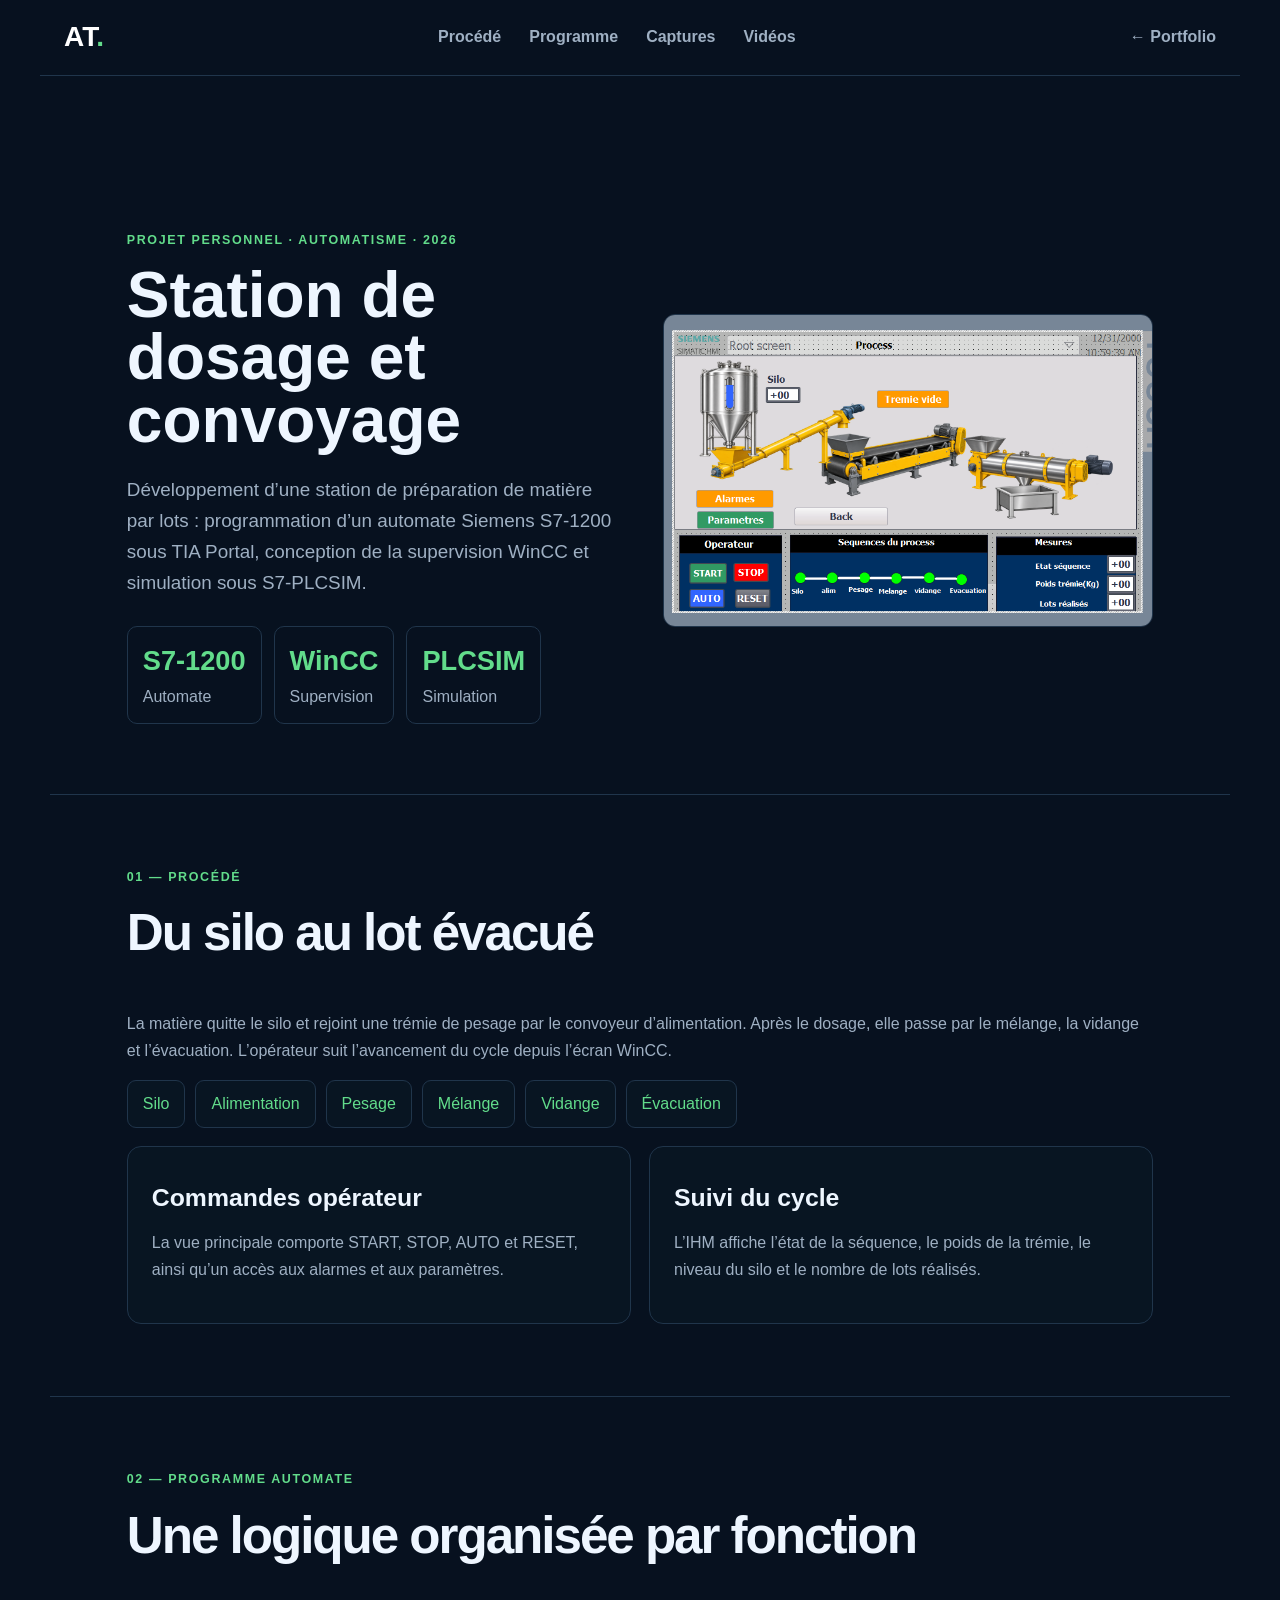
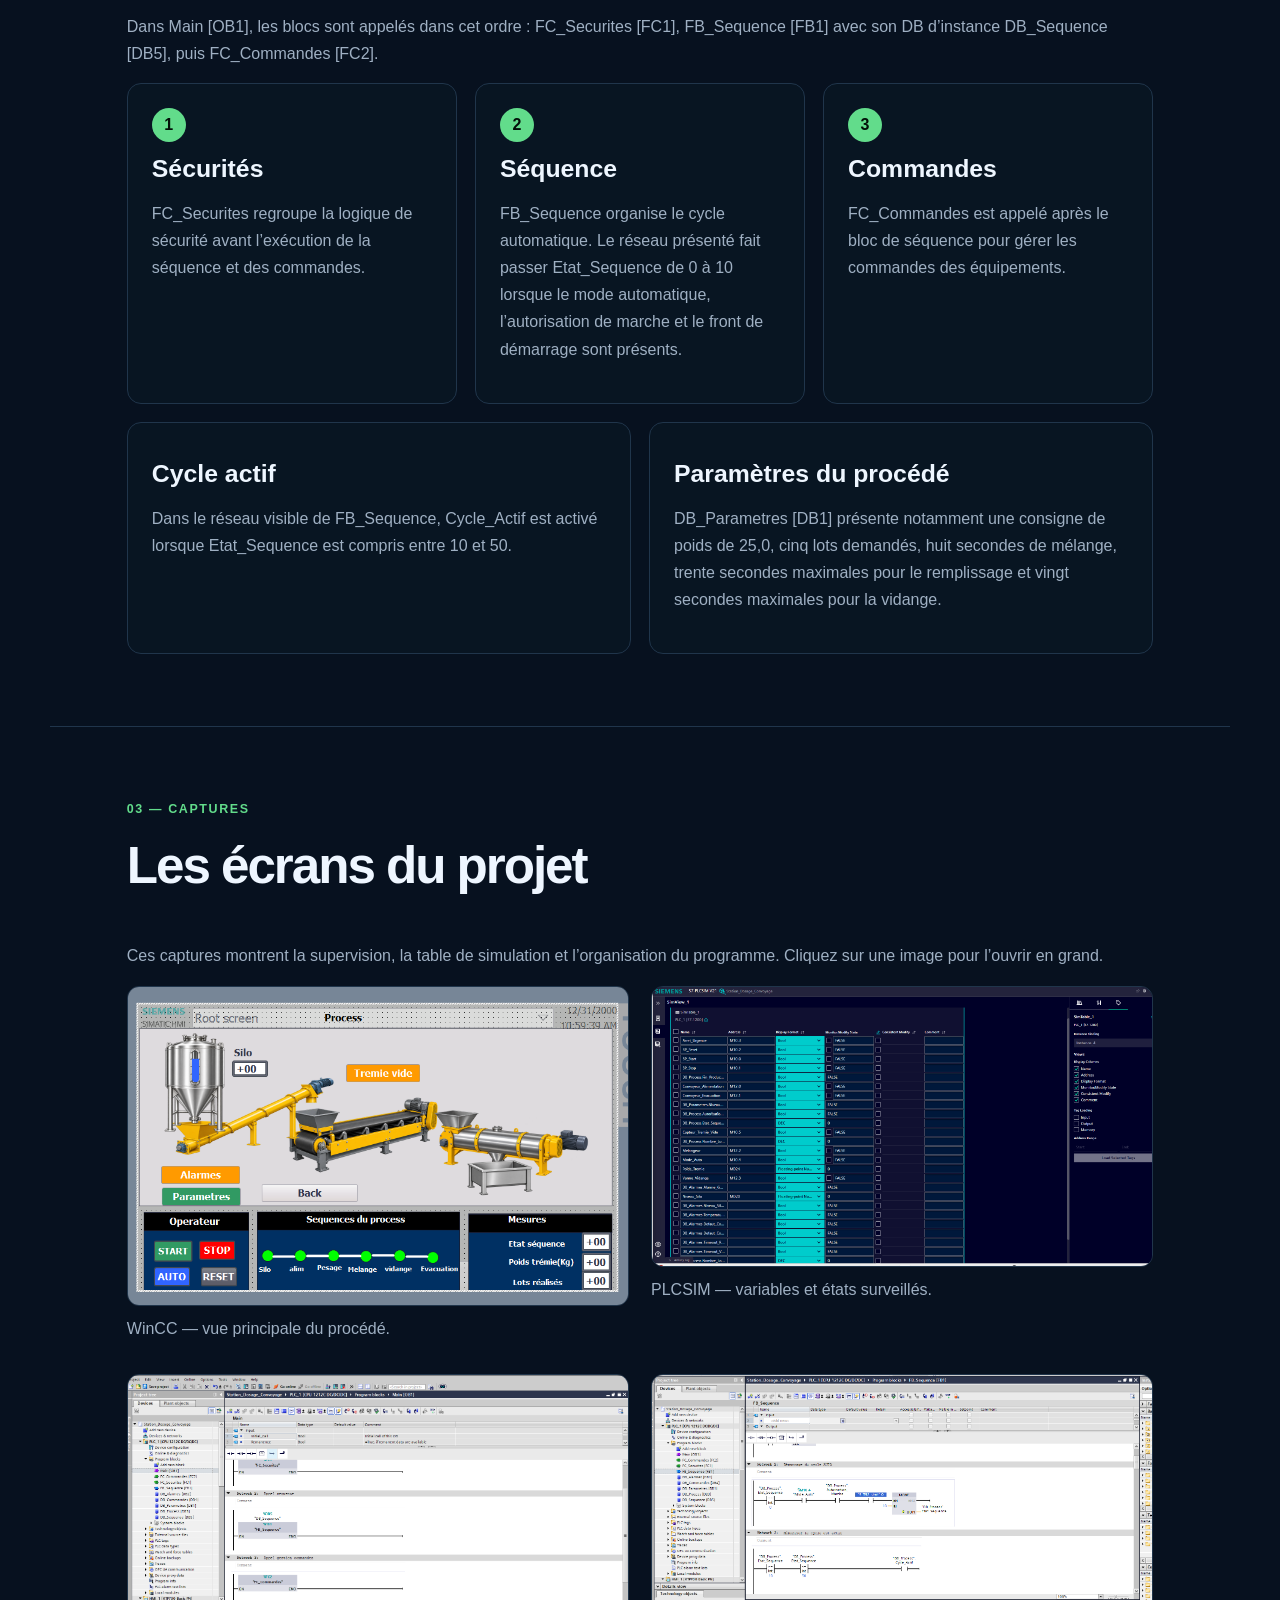
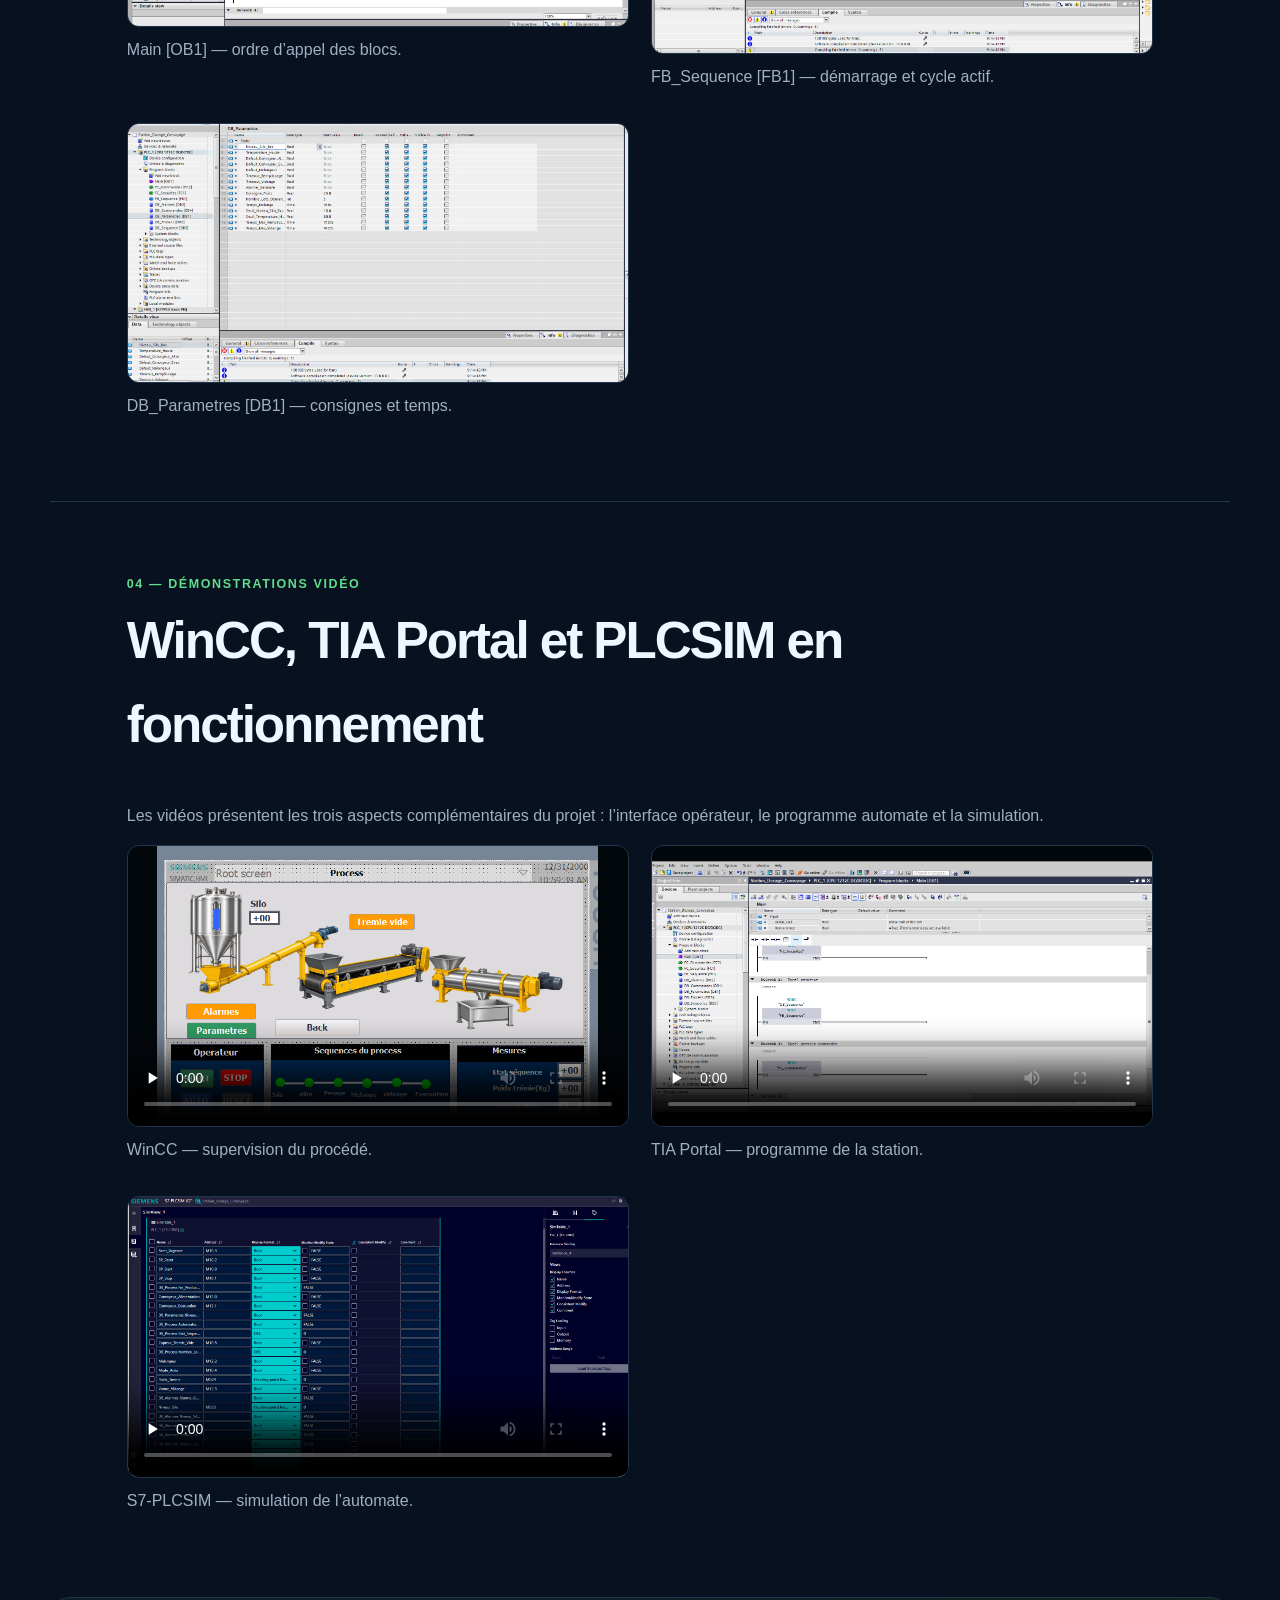
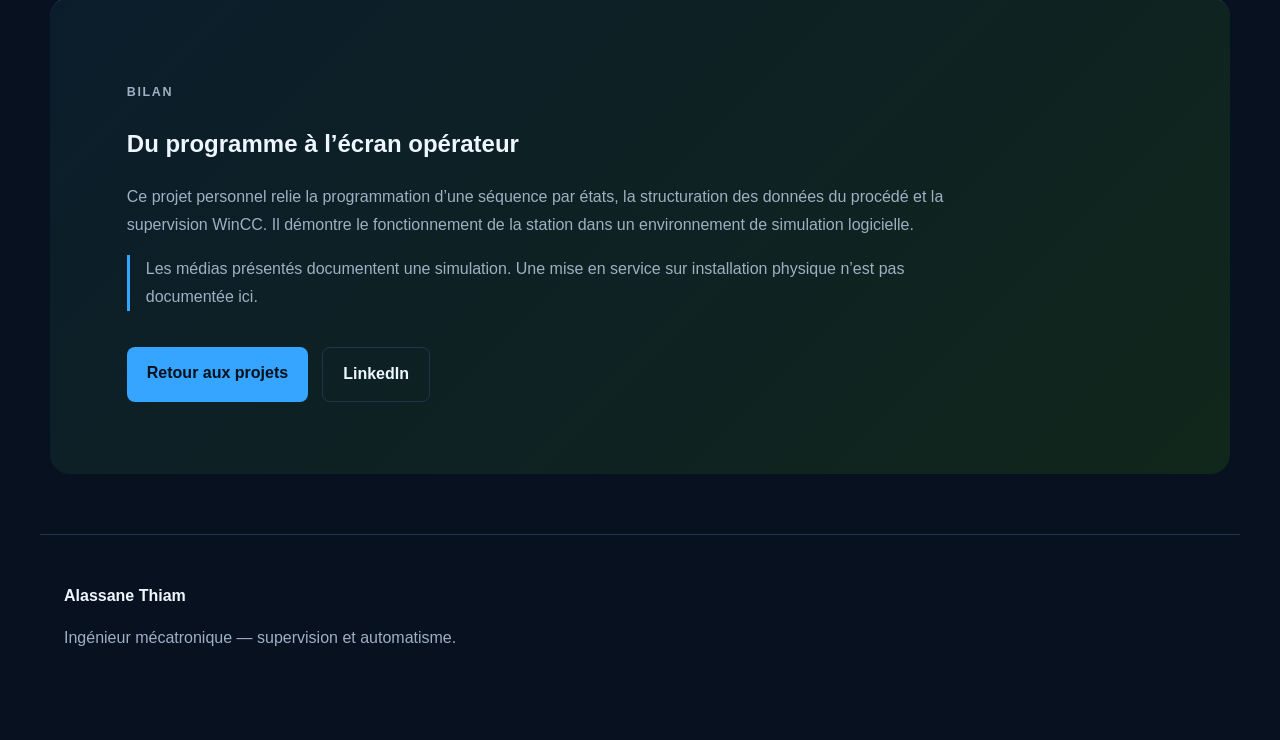
<file: projet-station-dosage.html>
<!doctype html>
<html lang="fr">
<head>
  <meta charset="utf-8">
  <meta name="viewport" content="width=device-width, initial-scale=1">
  <meta name="description" content="Projet personnel d'automatisme : station de dosage et convoyage sous TIA Portal, WinCC et S7-PLCSIM.">
  <title>Station de dosage et convoyage — Alassane Thiam</title>

  <link rel="stylesheet" href="style.css">
  <link rel="stylesheet" href="details.css">

  <style>
    .station-hero-image,
    .station-gallery img,
    .station-video {
      display: block;
      width: 100%;
      height: auto;
      border: 1px solid var(--line);
      border-radius: 12px;
      background: #02070c;
    }

    .station-gallery,
    .station-videos {
      display: grid;
      grid-template-columns: repeat(2, minmax(0, 1fr));
      gap: 22px;
    }

    .station-gallery figure,
    .station-videos figure {
      margin: 0;
    }

    .station-gallery figcaption,
    .station-videos figcaption {
      padding: 10px 0;
      color: var(--muted);
    }

    .station-video {
      aspect-ratio: 16 / 9;
    }

    .station-steps {
      display: flex;
      flex-wrap: wrap;
      gap: 10px;
      padding: 0;
      list-style: none;
    }

    .station-steps li {
      padding: 10px 15px;
      border: 1px solid var(--line);
      border-radius: 9px;
      color: var(--green);
      background: #081522;
    }

    .station-note {
      color: var(--muted);
      border-left: 3px solid var(--blue);
      padding-left: 16px;
    }

    @media (max-width: 700px) {
      .station-gallery,
      .station-videos {
        grid-template-columns: 1fr;
      }
    }
  </style>
</head>

<body class="case-study">
  <header class="nav">
    <a class="brand" href="index.html">AT<span>.</span></a>

    <nav aria-label="Navigation du projet">
      <a href="#procede">Procédé</a>
      <a href="#programme">Programme</a>
      <a href="#captures">Captures</a>
      <a href="#videos">Vidéos</a>
    </nav>

    <a class="contact" href="index.html#projets">← Portfolio</a>
  </header>

  <main>
    <section class="case-hero">
      <div>
        <p class="eyebrow">Projet personnel · Automatisme · 2026</p>
        <h1>Station de dosage et convoyage</h1>

        <p class="lead">
          Développement d’une station de préparation de matière par lots :
          programmation d’un automate Siemens S7-1200 sous TIA Portal,
          conception de la supervision WinCC et simulation sous S7-PLCSIM.
        </p>

        <div class="case-metrics">
          <span><strong>S7-1200</strong>Automate</span>
          <span><strong>WinCC</strong>Supervision</span>
          <span><strong>PLCSIM</strong>Simulation</span>
        </div>
      </div>

      <img
        class="station-hero-image"
        src="station-dosage/wincc-process.png"
        alt="Vue WinCC de la station avec silo, convoyeurs, mélangeur, commandes et mesures">
    </section>

    <section class="case-section" id="procede">
      <div class="section-title">
        <p>01 — Procédé</p>
        <h2>Du silo au lot évacué</h2>
      </div>

      <p class="intro">
        La matière quitte le silo et rejoint une trémie de pesage par le
        convoyeur d’alimentation. Après le dosage, elle passe par le mélange,
        la vidange et l’évacuation. L’opérateur suit l’avancement du cycle
        depuis l’écran WinCC.
      </p>

      <ol class="station-steps">
        <li>Silo</li>
        <li>Alimentation</li>
        <li>Pesage</li>
        <li>Mélange</li>
        <li>Vidange</li>
        <li>Évacuation</li>
      </ol>

      <div class="two-col">
        <article>
          <h3>Commandes opérateur</h3>
          <p>
            La vue principale comporte START, STOP, AUTO et RESET,
            ainsi qu’un accès aux alarmes et aux paramètres.
          </p>
        </article>

        <article>
          <h3>Suivi du cycle</h3>
          <p>
            L’IHM affiche l’état de la séquence, le poids de la trémie,
            le niveau du silo et le nombre de lots réalisés.
          </p>
        </article>
      </div>
    </section>

    <section class="case-section" id="programme">
      <div class="section-title">
        <p>02 — Programme automate</p>
        <h2>Une logique organisée par fonction</h2>
      </div>

      <p class="intro">
        Dans Main [OB1], les blocs sont appelés dans cet ordre :
        FC_Securites [FC1], FB_Sequence [FB1] avec son DB d’instance
        DB_Sequence [DB5], puis FC_Commandes [FC2].
      </p>

      <div class="step-grid">
        <article>
          <b>1</b>
          <h3>Sécurités</h3>
          <p>
            FC_Securites regroupe la logique de sécurité avant l’exécution
            de la séquence et des commandes.
          </p>
        </article>

        <article>
          <b>2</b>
          <h3>Séquence</h3>
          <p>
            FB_Sequence organise le cycle automatique. Le réseau présenté
            fait passer Etat_Sequence de 0 à 10 lorsque le mode automatique,
            l’autorisation de marche et le front de démarrage sont présents.
          </p>
        </article>

        <article>
          <b>3</b>
          <h3>Commandes</h3>
          <p>
            FC_Commandes est appelé après le bloc de séquence pour gérer
            les commandes des équipements.
          </p>
        </article>
      </div>

      <div class="two-col">
        <article>
          <h3>Cycle actif</h3>
          <p>
            Dans le réseau visible de FB_Sequence, Cycle_Actif est activé
            lorsque Etat_Sequence est compris entre 10 et 50.
          </p>
        </article>

        <article>
          <h3>Paramètres du procédé</h3>
          <p>
            DB_Parametres [DB1] présente notamment une consigne de poids
            de 25,0, cinq lots demandés, huit secondes de mélange,
            trente secondes maximales pour le remplissage et vingt
            secondes maximales pour la vidange.
          </p>
        </article>
      </div>
    </section>

    <section class="case-section" id="captures">
      <div class="section-title">
        <p>03 — Captures</p>
        <h2>Les écrans du projet</h2>
      </div>

      <p class="intro">
        Ces captures montrent la supervision, la table de simulation
        et l’organisation du programme. Cliquez sur une image pour
        l’ouvrir en grand.
      </p>

      <div class="station-gallery">
        <figure>
          <a href="station-dosage/wincc-process.png">
            <img src="station-dosage/wincc-process.png"
                 loading="lazy"
                 alt="Écran principal WinCC du procédé">
          </a>
          <figcaption>WinCC — vue principale du procédé.</figcaption>
        </figure>

        <figure>
          <a href="station-dosage/plcsim-table.png">
            <img src="station-dosage/plcsim-table.png"
                 loading="lazy"
                 alt="Table de simulation S7-PLCSIM">
          </a>
          <figcaption>PLCSIM — variables et états surveillés.</figcaption>
        </figure>

        <figure>
          <a href="station-dosage/main-ob1.png">
            <img src="station-dosage/main-ob1.png"
                 loading="lazy"
                 alt="Main OB1 avec les appels des blocs">
          </a>
          <figcaption>Main [OB1] — ordre d’appel des blocs.</figcaption>
        </figure>

        <figure>
          <a href="station-dosage/fb-sequence.png">
            <img src="station-dosage/fb-sequence.png"
                 loading="lazy"
                 alt="FB Sequence et logique de démarrage automatique">
          </a>
          <figcaption>FB_Sequence [FB1] — démarrage et cycle actif.</figcaption>
        </figure>

        <figure>
          <a href="station-dosage/db-parametres.png">
            <img src="station-dosage/db-parametres.png"
                 loading="lazy"
                 alt="DB Parametres avec consignes et temporisations">
          </a>
          <figcaption>DB_Parametres [DB1] — consignes et temps.</figcaption>
        </figure>
      </div>
    </section>

    <section class="case-section" id="videos">
      <div class="section-title">
        <p>04 — Démonstrations vidéo</p>
        <h2>WinCC, TIA Portal et PLCSIM en fonctionnement</h2>
      </div>

      <p class="intro">
        Les vidéos présentent les trois aspects complémentaires du projet :
        l’interface opérateur, le programme automate et la simulation.
      </p>

      <div class="station-videos">
        <figure>
          <video class="station-video"
                 controls playsinline preload="none"
                 poster="station-dosage/wincc-process.png"
                 aria-label="Démonstration WinCC">
            <source src="station-dosage/demo-wincc.mp4" type="video/mp4">
            Votre navigateur ne prend pas en charge cette vidéo.
          </video>
          <figcaption>WinCC — supervision du procédé.</figcaption>
        </figure>

        <figure>
          <video class="station-video"
                 controls playsinline preload="none"
                 poster="station-dosage/main-ob1.png"
                 aria-label="Présentation TIA Portal">
            <source src="station-dosage/demo-tia-portal.mp4" type="video/mp4">
            Votre navigateur ne prend pas en charge cette vidéo.
          </video>
          <figcaption>TIA Portal — programme de la station.</figcaption>
        </figure>

        <figure>
          <video class="station-video"
                 controls playsinline preload="none"
                 poster="station-dosage/plcsim-table.png"
                 aria-label="Démonstration S7-PLCSIM">
            <source src="station-dosage/demo-plcsim.mp4" type="video/mp4">
            Votre navigateur ne prend pas en charge cette vidéo.
          </video>
          <figcaption>S7-PLCSIM — simulation de l’automate.</figcaption>
        </figure>
      </div>
    </section>

    <section class="case-section conclusion">
      <p class="eyebrow">Bilan</p>
      <h2>Du programme à l’écran opérateur</h2>

      <p>
        Ce projet personnel relie la programmation d’une séquence par états,
        la structuration des données du procédé et la supervision WinCC.
        Il démontre le fonctionnement de la station dans un environnement
        de simulation logicielle.
      </p>

      <p class="station-note">
        Les médias présentés documentent une simulation. Une mise en service
        sur installation physique n’est pas documentée ici.
      </p>

      <div class="actions">
        <a class="primary" href="index.html#projets">Retour aux projets</a>
        <a class="secondary"
           href="https://www.linkedin.com/in/alassane-thiam-b8282322a/">
          LinkedIn
        </a>
      </div>
    </section>
  </main>

  <footer>
    <div>
      <strong>Alassane Thiam</strong>
      <p>Ingénieur mécatronique — supervision et automatisme.</p>
    </div>
  </footer>
</body>
</html>
</file>
<file: style.css>
:root{--bg:#07111f;--panel:#0d1b2b;--ink:#eef6ff;--muted:#9fb0c3;--blue:#36a5ff;--green:#62dc8b;--line:#20354b;--max:1200px}*{box-sizing:border-box}html{scroll-behavior:smooth}body{margin:0;background:var(--bg);color:var(--ink);font:16px/1.65 Inter,Segoe UI,Arial,sans-serif}.nav{height:76px;max-width:var(--max);margin:auto;padding:0 24px;display:flex;align-items:center;justify-content:space-between;border-bottom:1px solid var(--line);position:relative;z-index:2}.brand{font-size:28px;font-weight:900;color:white;text-decoration:none}.brand span,.eyebrow,.section-title p{color:var(--green)}nav{display:flex;gap:28px}nav a,.contact{color:var(--muted);text-decoration:none;font-weight:650}nav a:hover,.contact:hover{color:white}.hero{min-height:680px;max-width:var(--max);margin:auto;padding:80px 24px;display:grid;grid-template-columns:1.03fr .97fr;gap:55px;align-items:center}.eyebrow,.section-title p,.tag{text-transform:uppercase;letter-spacing:.13em;font-size:.78rem;font-weight:800}.hero h1{font-size:clamp(3rem,6vw,5.6rem);line-height:.98;letter-spacing:-.055em;margin:18px 0 28px}.hero h1 em{font-style:normal;color:var(--blue)}.lead{color:var(--muted);font-size:1.18rem;max-width:650px}.actions{display:flex;gap:14px;margin-top:36px}.actions a{padding:13px 20px;border-radius:8px;text-decoration:none;font-weight:800}.primary{background:var(--blue);color:#04101c}.secondary{border:1px solid var(--line);color:var(--ink)}.hero-visual{position:relative;transform:rotate(1.5deg)}.hero-visual img{display:block;width:100%;aspect-ratio:1.25;object-fit:cover;object-position:72% center;border-radius:18px;border:1px solid #2b4a68;box-shadow:0 32px 90px #0009}.signal{position:absolute;left:-22px;bottom:24px;background:#081522e8;border:1px solid #31506c;padding:12px 17px;border-radius:8px;font-size:.8rem;font-weight:750}.signal span{color:var(--green);margin:0 5px}section{max-width:var(--max);margin:auto;padding:85px 24px}.section-title{margin-bottom:34px}.section-title p{margin:0}.section-title h2{font-size:clamp(2rem,4vw,3.4rem);letter-spacing:-.04em;margin:4px 0}.project{background:linear-gradient(135deg,#11263a,#0a1725);border:1px solid var(--line);border-radius:18px;overflow:hidden}.featured{display:grid;grid-template-columns:1.25fr .9fr}.project-image img{width:100%;height:100%;min-height:520px;object-fit:cover;object-position:center}.project-copy{padding:42px}.tag{color:var(--blue)}h3{font-size:1.55rem;line-height:1.2;margin:12px 0}.project-copy ul{display:grid;grid-template-columns:1fr 1fr;padding:0;list-style:none;gap:8px;color:var(--green);font-weight:750}.privacy{color:var(--muted);font-size:.88rem;border-top:1px solid var(--line);padding-top:16px}.project-grid{display:grid;grid-template-columns:repeat(3,1fr);gap:20px;margin-top:20px}.card{border:1px solid var(--line);background:var(--panel);border-radius:14px;padding:22px;min-height:410px}.card-img{height:185px;margin:-22px -22px 20px;overflow:hidden;border-radius:14px 14px 0 0}.card-img img{width:100%;height:100%;object-fit:cover}.card p,.card small,.skills p,.timeline p,footer p{color:var(--muted)}.agv-art{height:185px;margin:-22px -22px 20px;display:flex;align-items:center;justify-content:center;gap:16px;background:radial-gradient(circle at 70% 30%,#143d56,#07111e)}.agv-art span{border:1px solid var(--blue);padding:18px 14px;border-radius:8px;color:var(--green);font-weight:900}.agv-art b{color:var(--blue)}.skills-grid{display:grid;grid-template-columns:repeat(4,1fr);border-top:1px solid var(--line);border-left:1px solid var(--line)}.skills-grid>div{padding:28px;border-right:1px solid var(--line);border-bottom:1px solid var(--line)}.skills-grid span{color:var(--blue);font-weight:900}.timeline-list>div{display:grid;grid-template-columns:110px 1fr 1.4fr;align-items:baseline;border-top:1px solid var(--line);padding:24px 0}.timeline h3,.timeline p{margin:0}.timeline time{color:var(--green);font-weight:900}footer{max-width:var(--max);margin:auto;padding:48px 24px 72px;border-top:1px solid var(--line);display:flex;justify-content:space-between;align-items:end}footer a{color:var(--blue)}@media(max-width:850px){nav{display:none}.hero,.featured{grid-template-columns:1fr}.hero{padding-top:50px}.hero-visual{transform:none}.project-grid,.skills-grid{grid-template-columns:1fr}.project-image img{min-height:300px}.timeline-list>div{grid-template-columns:70px 1fr}.timeline-list p{grid-column:2}footer{align-items:start;flex-direction:column;gap:12px}}@media(prefers-reduced-motion:reduce){html{scroll-behavior:auto}}

/* Editorial portfolio: scoped so existing case-study pages keep their theme. */
body.portfolio{--bg:#f5f3ee;--panel:#fff;--ink:#102536;--muted:#52616c;--blue:#087e82;--green:#087e82;--line:#d8dedc;--max:1200px;background:var(--bg);color:var(--ink);font:16px/1.65 "Segoe UI",Arial,sans-serif}
.portfolio [hidden]{display:none!important}
.portfolio a:focus-visible,.portfolio button:focus-visible,.portfolio summary:focus-visible{outline:3px solid #087e82;outline-offset:5px}
.portfolio section{scroll-margin-top:28px}
.portfolio .nav{height:88px;gap:24px;border-bottom:0}
.portfolio .brand{display:flex;align-items:center;gap:4px;color:var(--ink);font-size:30px;white-space:nowrap}
.portfolio .brand .brand-name{font-size:14px;font-weight:500;letter-spacing:0;color:var(--ink);margin-left:12px}
.portfolio nav{display:flex;gap:28px}
.portfolio nav a{font-size:14px;color:var(--ink)}
.portfolio .contact{background:var(--ink);color:#fff;border-radius:7px;padding:10px 19px;font-size:13px}
.portfolio .hero{min-height:0;padding:64px 24px 76px;gap:54px;grid-template-columns:1.05fr 1fr}
.portfolio .eyebrow,.portfolio .section-title>p,.portfolio .section-title>div>p{color:var(--blue);font-size:11px;letter-spacing:.14em}
.portfolio .hero h1{font-family:Georgia,"Times New Roman",serif;font-weight:500;font-size:clamp(3rem,5.3vw,4.75rem);line-height:1.04;letter-spacing:-.045em;margin:22px 0 25px}
.portfolio .hero h1 em{color:var(--blue)}
.portfolio .lead{font-size:17px;line-height:1.75;max-width:520px}
.portfolio .actions{flex-wrap:wrap;gap:12px;margin-top:30px}
.portfolio .actions a{font-size:13px;padding:12px 17px;font-weight:650;border-radius:6px}
.portfolio .primary{background:var(--ink);color:#fff;text-decoration:none;transition:background .18s ease}
.portfolio .primary:hover{background:#087e82}
.portfolio .secondary{color:var(--ink);border-color:#b8c5c8}
.portfolio .hero-visual{transform:none;padding:18px 0 32px}
.portfolio .visual-caption{display:block;font-size:10px;font-weight:700;letter-spacing:.17em;color:var(--blue);margin:0 0 12px}
.portfolio .hero-visual img{aspect-ratio:1.4;object-fit:contain;object-position:center;background:#fff;border-radius:12px;border:1px solid var(--line);box-shadow:0 18px 45px #1025360c}
.portfolio .signal{position:static;margin:12px 0 0;padding:12px 0;border-radius:0;background:none;color:var(--ink);border:0;border-bottom:1px solid var(--line);font-size:12px;text-align:center}
.portfolio .projects{padding-top:40px}
.portfolio .project-heading{display:flex;align-items:end;justify-content:space-between;gap:40px}
.portfolio .section-title h2{font:500 clamp(2rem,3.6vw,3rem)/1.16 Georgia,"Times New Roman",serif;letter-spacing:-.035em;margin:10px 0 0}
.portfolio .section-intro{max-width:350px;margin:0;color:var(--muted);font-size:14px}
.portfolio .project-filters{display:flex;flex-wrap:wrap;gap:9px;margin-bottom:26px}
.portfolio .project-filters button{font:500 12px/1.2 "Segoe UI",Arial,sans-serif;border:1px solid #c9d2d2;background:transparent;color:var(--ink);border-radius:30px;padding:11px 15px;display:inline-flex;align-items:center;gap:8px;cursor:pointer;min-height:42px}
.portfolio .project-filters button[aria-pressed="true"]{background:var(--ink);border-color:var(--ink);color:#fff}
.portfolio .project-filters button:hover{border-color:var(--blue)}
.portfolio .project-filters button span{opacity:.7}
.portfolio svg{display:block;width:22px;height:22px;flex-shrink:0}
.portfolio .project-filters svg{width:16px;height:16px}
.portfolio .project-domain{display:flex;align-items:center;gap:10px;font-size:10px;letter-spacing:.1em;font-weight:650;text-transform:uppercase;color:var(--blue);margin:0 0 16px}
.portfolio .project-icon{display:inline-grid;place-items:center;width:32px;height:32px;border:1px solid #c6dddd;border-radius:8px;background:#edf6f4;flex-shrink:0}
.portfolio .featured{grid-template-columns:1.2fr 1fr;align-items:start;background:#102536;border:0;border-radius:14px;color:#fff;gap:0;padding:22px}
.portfolio .project-image{min-width:0;align-self:center}
.portfolio .project-image video{display:block;width:100%;height:auto;min-height:0;aspect-ratio:16/10;object-fit:contain;background:#07111f;border:1px solid #365365;border-radius:8px}
.portfolio .project-copy{padding:16px 8px 16px 30px;min-width:0}
.portfolio .featured .project-domain{color:#a6d7d5}
.portfolio .featured .project-icon{color:#b8e5e0;background:#19394b;border-color:#3c5d6a}
.portfolio .featured .tag{color:#9ac5cc;font-size:10px}
.portfolio .project-copy h3{font:500 32px/1.13 Georgia,"Times New Roman",serif;letter-spacing:-.025em;margin:12px 0 18px}
.portfolio .project-copy>p{color:#cfdbdf;font-size:14px}
.portfolio .project-copy ul{color:#dcf4ee;font-size:13px;padding:16px 0;border-top:1px solid #365365;border-bottom:1px solid #365365}
.portfolio .featured .project-link{display:inline-block;margin-top:12px;padding:12px 18px;border-radius:6px;background:#087e82;color:#fff;font-size:13px}
.portfolio .featured .project-link:hover{background:#096b6f}
.portfolio .featured details{background:#163244;border-color:#365365}
.portfolio .featured summary{color:#d1f1e9;font-size:13px}
.portfolio .featured .detail-content{border-color:#365365}
.portfolio .featured .detail-content p{color:#cfdbdf}
.portfolio .featured .detail-content h4{color:#a7ded8}
.portfolio .featured .privacy{font-size:11px;border-color:#365365;margin-top:20px}
.portfolio .project-grid{grid-template-columns:repeat(2,minmax(0,1fr));gap:24px;margin-top:24px}
.portfolio .card{padding:22px;border:1px solid var(--line);border-radius:12px;background:#fff;min-height:0;box-shadow:0 4px 20px #10253603;transition:box-shadow .2s ease,border-color .2s ease}
.portfolio .card:hover{border-color:#a4c4c3;box-shadow:0 12px 32px #1025360a}
.portfolio .card-img{order:-1;height:auto;aspect-ratio:16/9;margin:-12px -12px 20px;border-radius:7px;background:#edf0ee}
.portfolio .card-img a{display:block;height:100%}
.portfolio .card-img img{display:block;object-fit:contain;background:#edf0ee}
.portfolio .card h3{font:500 25px/1.2 Georgia,"Times New Roman",serif;letter-spacing:-.025em;margin:10px 0 12px}
.portfolio .card .tag{font-size:10px;letter-spacing:.08em}
.portfolio .card>p{font-size:14px;margin:0 0 18px}
.portfolio .card details{margin-top:auto;background:#f7faf8;border-color:var(--line)}
.portfolio summary{font-size:13px;color:#07676b}
.portfolio summary:hover,.portfolio summary:focus-visible{background:#e4efeb;color:#102536}
.portfolio .detail-content{border-color:var(--line)}
.portfolio .detail-content pre{background:#102536;border-color:#264454;color:#e2f0f0}
.portfolio .card .project-link{align-self:start;font-size:13px;border-radius:6px;padding:11px 16px;margin-top:auto}
.portfolio .card small{font-size:11px;border-top:1px solid #e5e9e6;padding-top:14px;margin-top:18px}
.portfolio .tool-focus{max-width:1152px;background:#eaf0ec;margin:0 auto 32px;padding:48px;border-color:#d4dfd9;border-radius:14px}
.portfolio .tool-focus h2{max-width:800px;font-size:34px}
.portfolio .focus-lead{font-size:15px}
.portfolio .tool-pipeline{gap:10px;justify-content:flex-start}
.portfolio .tool-pipeline span{background:#fff;color:var(--ink);border-color:#cbd9d1;font-size:13px}
.portfolio .tool-grid article{background:#fff;border-color:#d4dfd9}
.portfolio .tool-grid h3{font-size:17px;color:#07676b}
.portfolio .tool-grid p{font-size:14px}
.portfolio .tool-result{background:#dcebe2;color:#234c3d;border-left-color:#087e82;font-size:14px}
.portfolio .skills{padding-top:56px}
.portfolio .skills-grid{gap:20px;border:0}
.portfolio .skills-grid>div{background:#fff;border:1px solid var(--line);border-radius:10px;padding:24px}
.portfolio .skill-icon{display:inline-grid;place-items:center;width:42px;height:42px;background:#edf6f4;border-radius:9px}
.portfolio .skills-grid h3{font-size:18px;margin-top:22px}
.portfolio .skills-grid p{font-size:14px}
.portfolio .timeline{padding-top:20px}
.portfolio .timeline-list>div{grid-template-columns:90px 1fr 1fr;gap:20px;padding:24px 0}
.portfolio .timeline-list h3{font-size:17px}
.portfolio .timeline-list p{font-size:14px}
.portfolio footer{gap:32px;align-items:center}
.portfolio footer strong{font:500 28px Georgia,"Times New Roman",serif}
.portfolio footer p{font-size:13px;max-width:600px}
.portfolio footer a{font-size:14px;overflow-wrap:anywhere}
.portfolio .sr-only{position:absolute;width:1px;height:1px;padding:0;margin:-1px;overflow:hidden;clip:rect(0,0,0,0);white-space:nowrap;border:0}
@media(max-width:1000px){.portfolio .hero{gap:30px}.portfolio .project-copy h3{font-size:28px}.portfolio .skills-grid{grid-template-columns:repeat(2,minmax(0,1fr))}}
@media(max-width:850px){.portfolio .hero{grid-template-columns:1fr;padding-top:40px;gap:20px}.portfolio .hero-copy{max-width:650px}.portfolio .hero h1{font-size:clamp(3rem,8vw,4.5rem)}.portfolio .hero-visual{max-width:650px;width:100%;padding-bottom:0}.portfolio .featured{grid-template-columns:1fr}.portfolio .project-copy{padding:24px 8px 8px}.portfolio .project-heading{display:block}.portfolio .section-intro{margin-top:18px;max-width:600px}.portfolio .tool-focus{margin-left:24px;margin-right:24px;padding:32px}.portfolio .timeline-list>div{grid-template-columns:70px 1fr}.portfolio .timeline-list p{grid-column:2}.portfolio footer{align-items:start}}
@media(max-width:600px){.portfolio .nav{height:auto;min-height:82px;flex-wrap:wrap;padding-top:18px;padding-bottom:18px;gap:14px}.portfolio .brand .brand-name{font-size:12px;margin-left:6px}.portfolio nav{order:3;width:100%;justify-content:space-between;gap:14px;border-top:1px solid var(--line);padding-top:14px}.portfolio .contact{padding:9px 12px;font-size:12px}.portfolio section{padding:48px 20px}.portfolio .hero{padding:32px 20px 44px}.portfolio .hero h1{font-size:clamp(2.7rem,10vw,3.7rem)}.portfolio .lead{font-size:15px}.portfolio .actions a{padding:11px 13px;font-size:12px}.portfolio .project-grid,.portfolio .skills-grid,.portfolio .tool-grid{grid-template-columns:1fr}.portfolio .featured{padding:14px}.portfolio .project-copy h3{font-size:29px}.portfolio .section-title h2{font-size:32px}.portfolio .project-filters{gap:7px}.portfolio .project-filters button{padding:10px 12px;font-size:11px}.portfolio .tool-focus{margin:0 20px 24px;padding:24px}.portfolio .tool-focus h2{font-size:28px}.portfolio .tool-pipeline{justify-content:center}.portfolio .tool-pipeline span{padding:12px;font-size:12px}.portfolio footer{padding:32px 20px 48px;gap:16px}}
@media(prefers-reduced-motion:reduce){.portfolio *{transition:none!important}}

.portfolio .skip-link{position:absolute;top:-100px;left:24px;z-index:10;background:#102536;color:#fff;padding:12px 20px;border-radius:6px}.portfolio .skip-link:focus{top:12px}
</file>
<file: details.css>
.project.featured{position:relative}.project.featured>.project-link{position:absolute;z-index:4;right:24px;bottom:24px;width:auto!important;height:auto!important;margin:0;padding:12px 18px;border-radius:9px;box-shadow:0 8px 24px #0008}
details{margin:18px 0;border:1px solid var(--line);border-radius:10px;background:#07131f;overflow:hidden}
.tool-focus{max-width:1180px;margin:70px auto;padding:58px 6%;border:1px solid var(--line);border-radius:20px;background:linear-gradient(145deg,#071522,#0b1e2d)}.focus-lead{max-width:900px;color:var(--muted);font-size:1.08rem;line-height:1.75}.tool-pipeline{display:flex;align-items:center;justify-content:center;gap:12px;flex-wrap:wrap;margin:34px 0}.tool-pipeline span{padding:16px 18px;text-align:center;border:1px solid #31546f;border-radius:11px;background:#06101a;color:#fff}.tool-pipeline small{color:var(--blue)}.tool-pipeline i{color:var(--green);font-size:1.4rem}.tool-grid{display:grid;grid-template-columns:repeat(3,1fr);gap:16px}.tool-grid article{padding:22px;border:1px solid var(--line);border-radius:13px;background:#081522}.tool-grid h3{margin:0 0 9px;color:var(--green)}.tool-grid p{margin:0;color:var(--muted);line-height:1.65}.tool-result{margin-top:20px;padding:20px;border-left:4px solid var(--green);border-radius:8px;background:#10251b;color:#dfffea;line-height:1.65}@media(max-width:850px){.tool-grid{grid-template-columns:1fr 1fr}}@media(max-width:560px){.tool-grid{grid-template-columns:1fr}}
summary{cursor:pointer;padding:12px 15px;color:var(--green);font-weight:800;list-style-position:inside}
summary:hover,summary:focus-visible{background:#102438;color:#fff}
.detail-content{padding:0 15px 16px;border-top:1px solid var(--line)}
.detail-content h4{margin:16px 0 5px;color:var(--blue);font-size:.95rem}
.detail-content p{margin:7px 0;color:var(--muted)}
.detail-content pre{overflow:auto;margin:12px 0 0;padding:13px;border:1px solid #294661;border-radius:8px;background:#020a12;color:#cde9ff;font:13px/1.55 Consolas,"Courier New",monospace;white-space:pre-wrap}
.card{display:flex;flex-direction:column}
.card details{margin-top:auto}
.card small{display:block;margin-top:14px}
@media(max-width:850px){.detail-content pre{font-size:12px}.project-copy{padding:28px}}
.project-link{display:inline-block;margin-top:16px}.case-study main{padding-top:72px}.case-hero{max-width:1180px;margin:auto;padding:70px 6%;display:grid;grid-template-columns:1fr 1fr;gap:46px;align-items:center}.case-hero h1{font-size:clamp(2.6rem,5vw,5.4rem);line-height:.98;margin:12px 0 22px}.case-hero video{width:100%;border:1px solid var(--line);border-radius:18px;background:#02070c}.case-metrics{display:flex;flex-wrap:wrap;gap:12px;margin-top:28px}.case-metrics span{padding:12px 15px;border:1px solid var(--line);border-radius:10px;color:var(--muted)}.case-metrics strong{display:block;color:var(--green);font-size:1.7rem}.case-section{max-width:1180px;margin:auto;padding:72px 6%;border-top:1px solid var(--line)}.step-grid,.ini-grid,.validation-grid{display:grid;grid-template-columns:repeat(3,1fr);gap:18px}.step-grid article,.ini-grid article,.validation-grid article,.two-col article{padding:24px;border:1px solid var(--line);border-radius:14px;background:#081522}.step-grid b{display:grid;place-items:center;width:34px;height:34px;border-radius:50%;background:var(--green);color:#031009}.case-section h3{margin:12px 0 8px}.case-section article p,.case-section .intro{color:var(--muted);line-height:1.7}.flow{display:flex;align-items:center;justify-content:center;gap:14px;flex-wrap:wrap;margin:34px 0}.flow span{padding:18px 20px;text-align:center;border:1px solid #2d5875;border-radius:12px;background:#0b1c2b;color:#fff}.flow i{color:var(--green);font-size:1.5rem}.two-col{display:grid;grid-template-columns:1fr 1fr;gap:18px;margin-top:18px}.ini-grid code{color:var(--blue);font-weight:800}.code-sample,.callout{margin-top:22px;padding:24px;border-radius:14px;background:#06101a;border:1px solid var(--line)}.code-sample pre{overflow:auto;color:#cde9ff;line-height:1.6}.logic-list{display:grid;grid-template-columns:1fr 1fr;gap:10px 22px}.logic-list p{margin:0;padding:16px;border-left:3px solid var(--green);background:#081522;color:var(--muted)}.validation-grid h3{color:var(--blue)}.conclusion{margin-bottom:60px;background:linear-gradient(135deg,#0b1d2b,#10271b);border-radius:20px}.conclusion>p{max-width:850px;color:var(--muted);line-height:1.75}@media(max-width:900px){.case-hero,.two-col{grid-template-columns:1fr}.step-grid,.ini-grid,.validation-grid{grid-template-columns:1fr 1fr}.logic-list{grid-template-columns:1fr}}@media(max-width:600px){.step-grid,.ini-grid,.validation-grid{grid-template-columns:1fr}.case-study .nav nav{display:none}}
</file>
